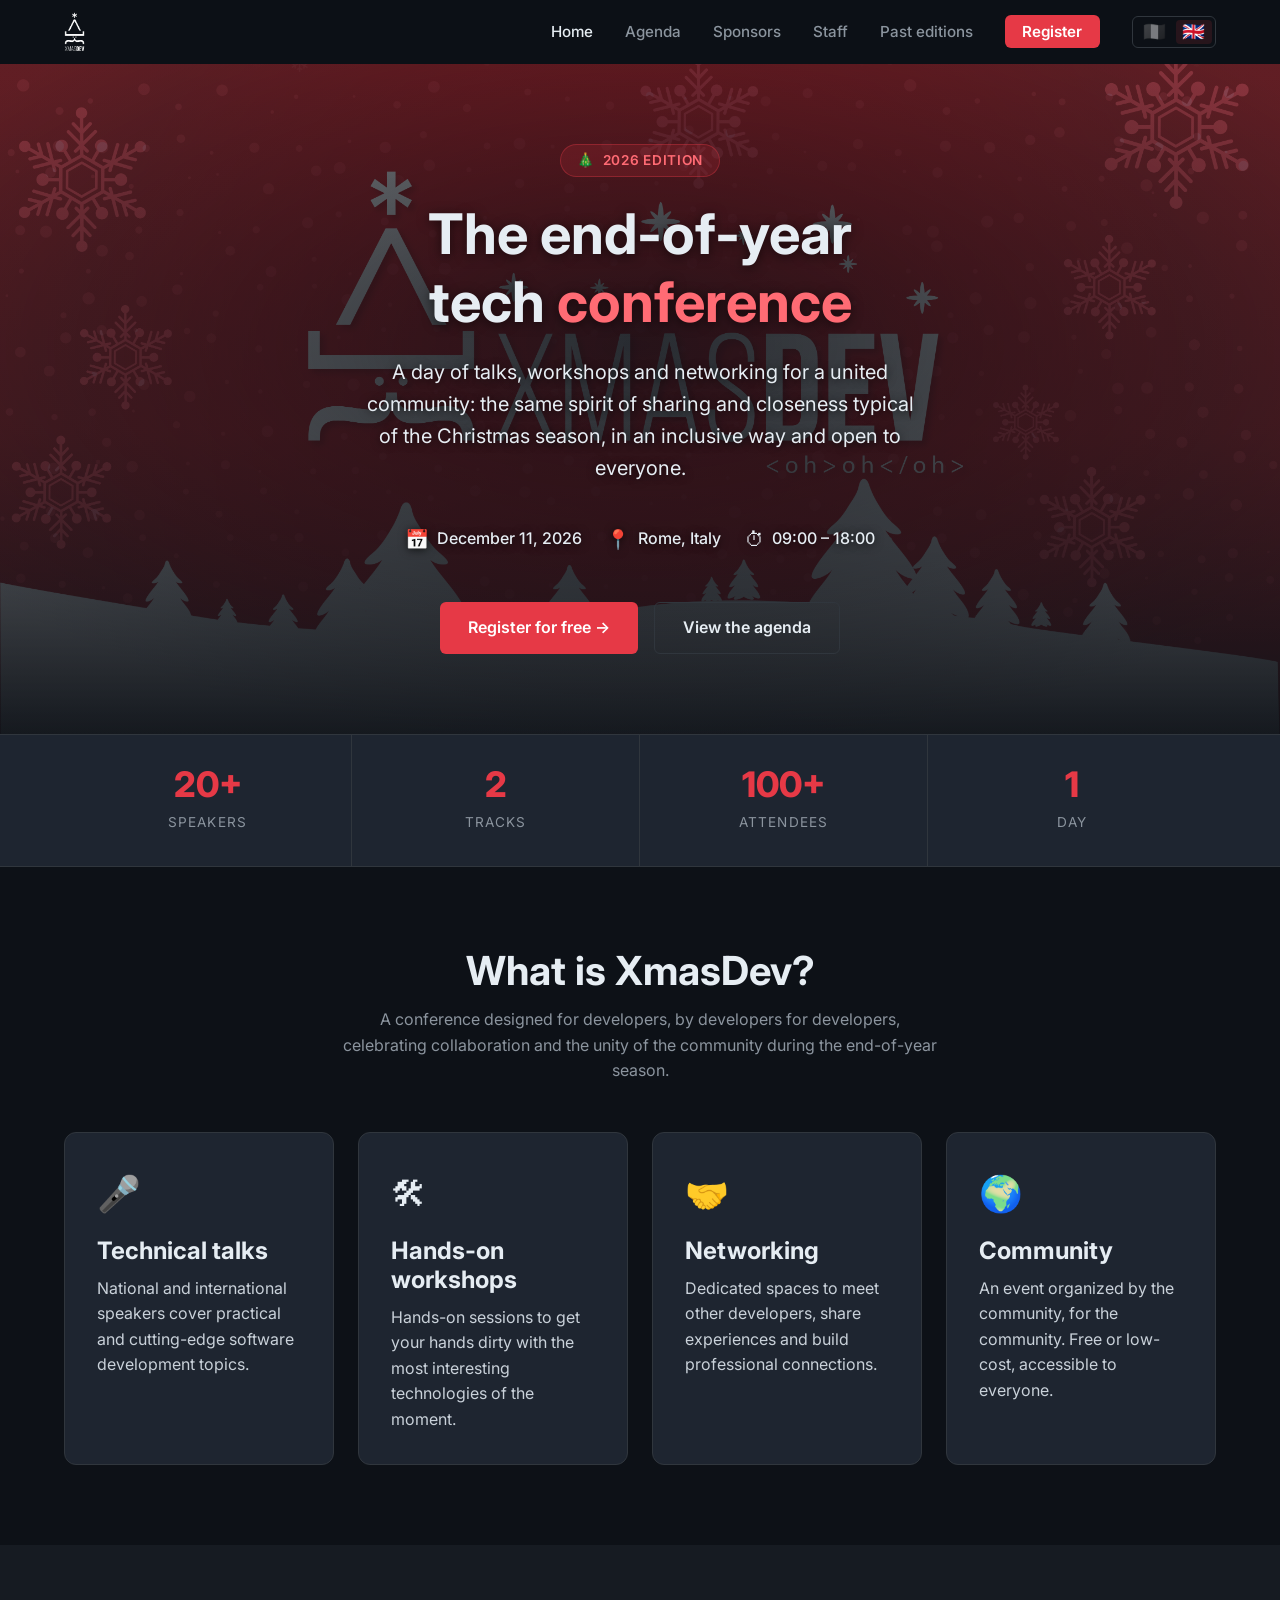
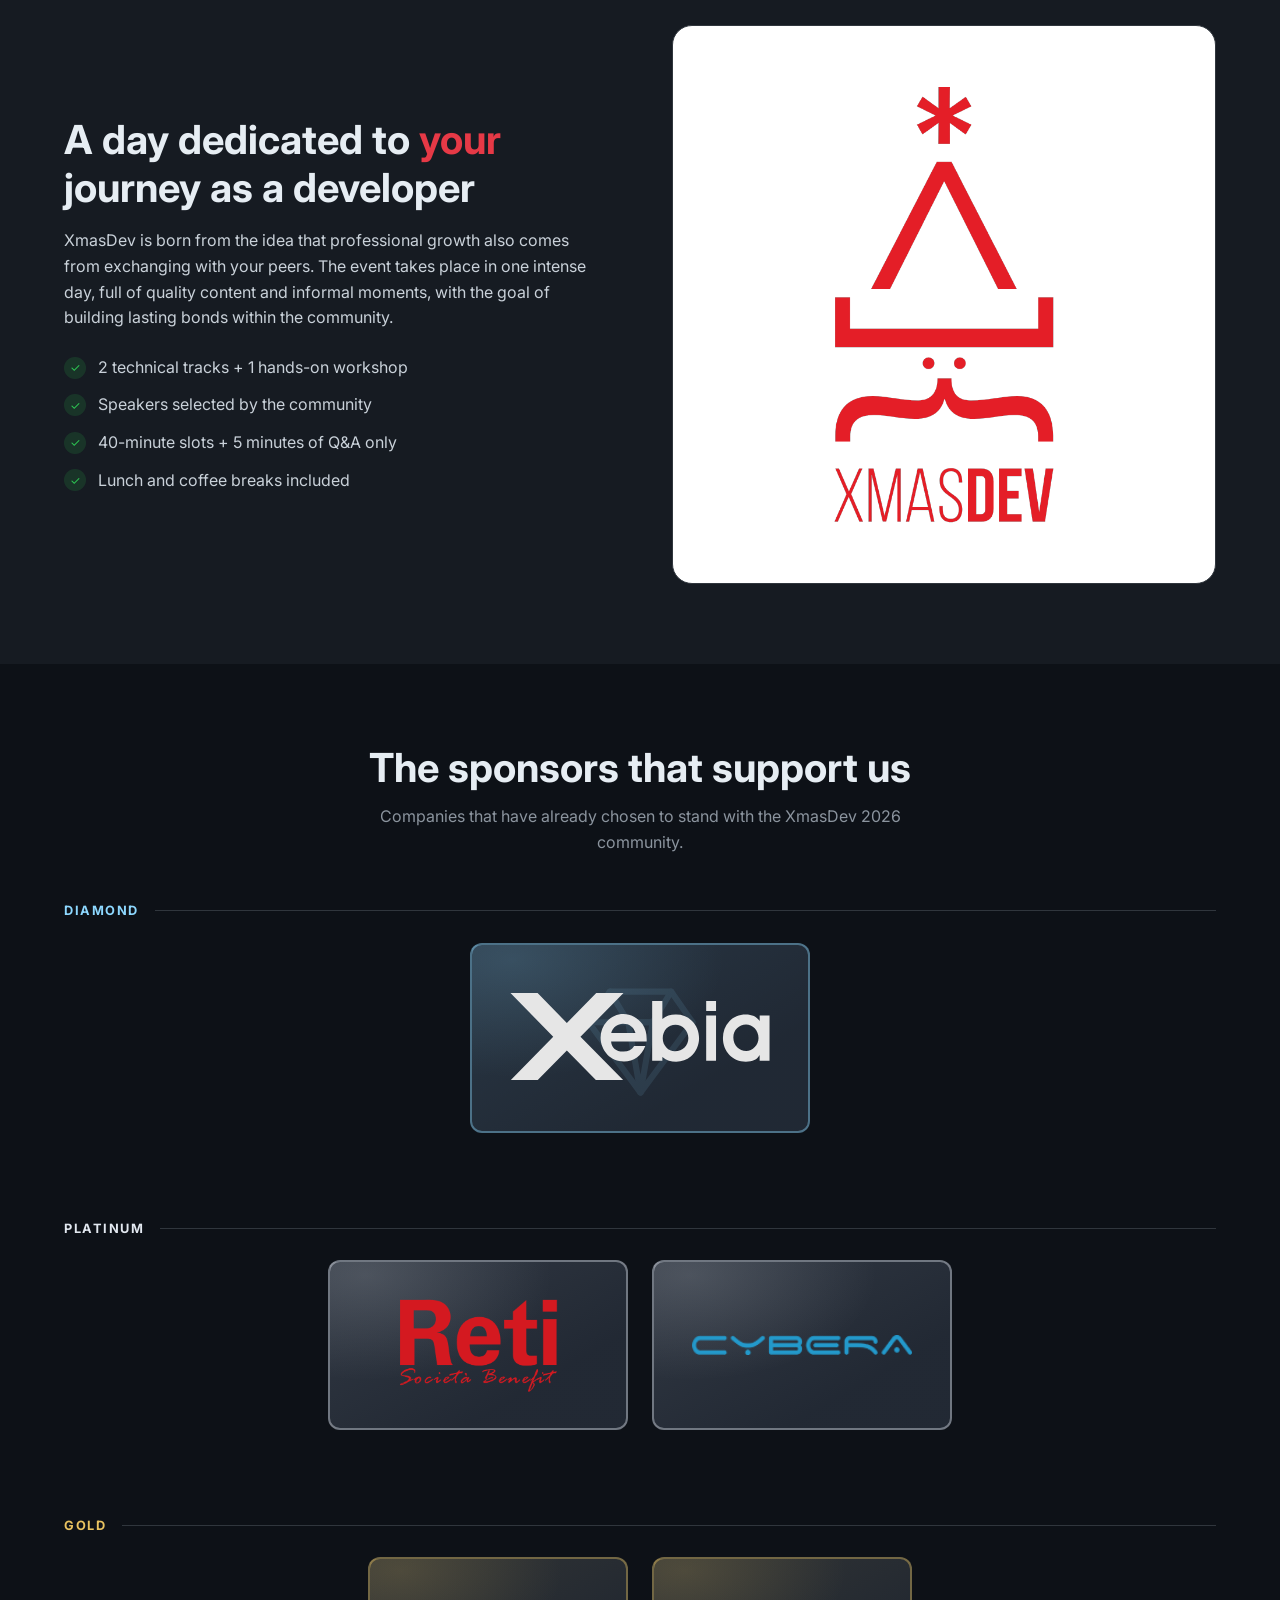
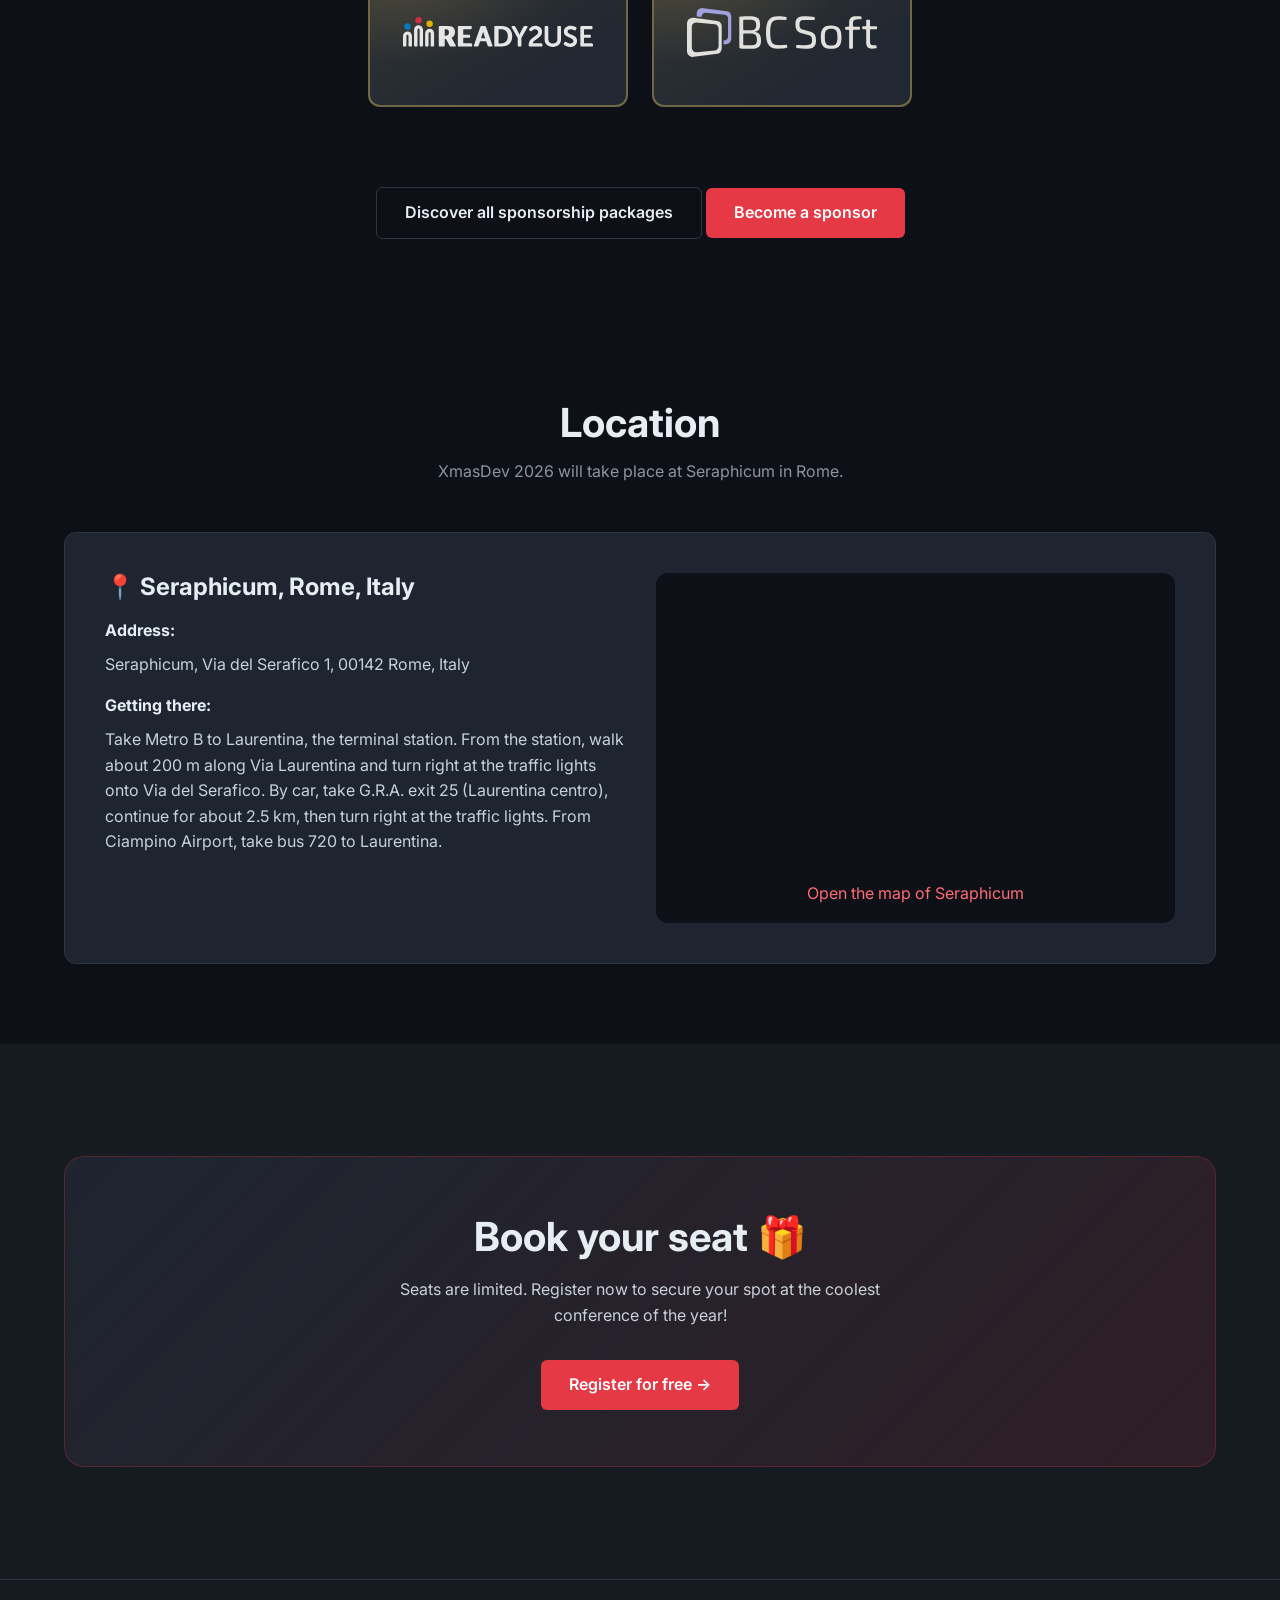
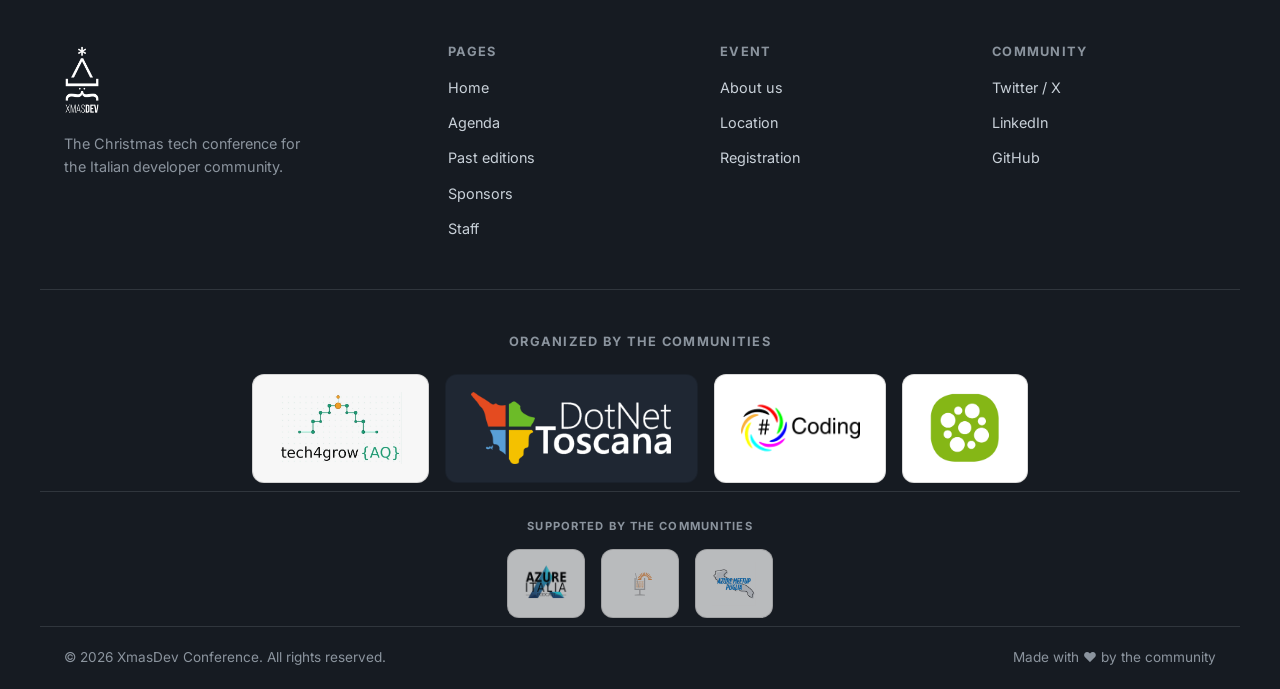
<file: index.html>
<!DOCTYPE html>
<html lang="it">
<head>
  <meta charset="UTF-8" />
  <meta name="viewport" content="width=device-width, initial-scale=1.0" />
  <meta name="description" content="XmasDev 2026 — la conferenza tecnica di fine anno a Roma: 2 track, workshop e community." />
  <meta property="og:title" content="XmasDev Conference" />
  <meta property="og:description" content="XmasDev 2026 a Roma: 2 track + workshop, 100+ partecipanti e spirito community." />
  <meta property="og:type" content="website" />
  <meta property="og:url" content="https://xmasdev.net" />
  <title>XmasDev — Home</title>
  <script src="js/i18n.js"></script>
  <link rel="preconnect" href="https://fonts.googleapis.com" />
  <link rel="preconnect" href="https://fonts.gstatic.com" crossorigin />
  <link href="https://fonts.googleapis.com/css2?family=Inter:wght@400;500;600;700;800&family=JetBrains+Mono:wght@400;500&display=swap" rel="stylesheet" />
  <link rel="stylesheet" href="css/style.css" />
  <link rel="icon" href="assets/favicon.ico" sizes="any" />
  <link rel="icon" type="image/png" href="assets/favicon.png" />
  <link rel="apple-touch-icon" href="assets/apple-touch-icon.png" />
</head>
<body data-page-title-key="meta.homeTitle">

  <a class="skip-link" href="#main-content" data-i18n="skip">Salta al contenuto principale</a>

  <!-- ========== NAVBAR ========== -->
  <nav class="navbar" data-i18n-attr="aria-label:nav.aria" aria-label="Navigazione principale">
    <div class="navbar__inner">
      <a href="index.html" class="navbar__logo" aria-label="XmasDev home">
        <img src="assets/logo/logo-xmasdev_white.png" alt="XmasDev" class="navbar__logo-img" />
      </a>

      <ul class="navbar__links" id="navbar-links" role="list">
        <li><a href="index.html" aria-current="page" data-i18n="nav.home">Home</a></li>
        <li><a href="agenda.html" data-i18n="nav.agenda">Agenda</a></li>
        <li><a href="sponsors.html" data-i18n="nav.sponsors">Sponsor</a></li>
        <li><a href="staff.html" data-i18n="nav.staff">Staff</a></li>
        <li><a href="edizioni-precedenti.html" data-i18n="nav.editions">Edizioni precedenti</a></li>
        <li><a href="#tickets" class="navbar__cta" data-i18n="nav.register">Registrati</a></li>
      </ul>

      <button class="navbar__hamburger" id="navbar-hamburger" data-i18n-attr="aria-label:nav.menuToggle" aria-label="Apri o chiudi il menu di navigazione" aria-expanded="false" aria-controls="navbar-links">
        <span></span><span></span><span></span>
      </button>
    </div>
  </nav>

  <main id="main-content" tabindex="-1">

  <!-- ========== HERO ========== -->
  <header class="hero">
    <div class="snowflakes" aria-hidden="true"></div>
    <div class="container" style="position:relative;z-index:1;">
      <div class="hero__eyebrow">
        <span>🎄</span>
        <span data-i18n="hero.eyebrow">Edizione 2026</span>
      </div>

      <h1 data-i18n-html="hero.title">La conferenza tecnica<br>di <span class="highlight">fine anno</span></h1>

      <p class="hero__subtitle" data-i18n="hero.subtitle">
        Una giornata di talk, workshop e networking dedicata a una community unita: lo stesso spirito di condivisione e vicinanza tipico del periodo natalizio, in chiave inclusiva e aperta a tutti.
      </p>

      <div class="hero__meta">
        <div class="hero__meta-item">
          <span class="icon" aria-hidden="true">📅</span>
          <span data-i18n="hero.date">11 Dicembre 2026</span>
        </div>
        <div class="hero__meta-item">
          <span class="icon" aria-hidden="true">📍</span>
          <span data-i18n="hero.place">Roma, Italia</span>
        </div>
        <div class="hero__meta-item">
          <span class="icon" aria-hidden="true">⏱</span>
          <span data-i18n="hero.time">09:00 – 18:00</span>
        </div>
      </div>

      <div class="hero__actions">
        <a
          id="register-hero-cta"
          href="#tickets"
          class="btn btn--primary"
          data-registration-cta="true"
          data-editions-index="data/editions.json"
          data-edition="2026"
          data-registration-message-target="registration-status-hero"
        >
          <span data-i18n="hero.registerNow">Registrati ora</span>
          <span aria-hidden="true">→</span>
        </a>
        <a href="agenda.html" class="btn btn--outline">
          <span data-i18n="hero.viewAgenda">Guarda l'agenda</span>
        </a>
      </div>
      <p id="registration-status-hero" class="registration-status" hidden aria-live="polite"></p>
    </div>
  </header>

  <!-- ========== STATS ========== -->
  <section class="stats" aria-label="Statistiche della conferenza">
    <div class="stats__grid container">
      <div class="stats__item">
        <span class="stats__number">20+</span>
        <span class="stats__label" data-i18n="stats.speakers">Speaker</span>
      </div>
      <div class="stats__item">
        <span class="stats__number">2</span>
        <span class="stats__label" data-i18n="stats.tracks">Track</span>
      </div>
      <div class="stats__item">
        <span class="stats__number">100+</span>
        <span class="stats__label" data-i18n="stats.participants">Partecipanti</span>
      </div>
      <div class="stats__item">
        <span class="stats__number">1</span>
        <span class="stats__label" data-i18n="stats.day">Giornata</span>
      </div>
    </div>
  </section>

  <!-- ========== ABOUT ========== -->
  <section class="section" id="about">
    <div class="container">
      <div class="section__header">
        <h2 data-i18n="about.title">Cos'è XmasDev?</h2>
        <p data-i18n="about.desc">Una conferenza pensata per sviluppatori, by developers for developers, che celebra la collaborazione e l'unione della community nel periodo di fine anno.</p>
      </div>

      <div class="about-grid">
        <div class="about-card">
          <div class="about-card__icon" aria-hidden="true">🎤</div>
          <h3 data-i18n="about.talksTitle">Talk tecnici</h3>
          <p data-i18n="about.talksDesc">Speaker di livello nazionale e internazionale affrontano argomenti concreti e di frontiera dello sviluppo software.</p>
        </div>

        <div class="about-card">
          <div class="about-card__icon" aria-hidden="true">🛠</div>
          <h3 data-i18n="about.workshopTitle">Workshop pratici</h3>
          <p data-i18n="about.workshopDesc">Sessioni hands-on per sporcarsi le mani con le tecnologie più interessanti del momento.</p>
        </div>

        <div class="about-card">
          <div class="about-card__icon" aria-hidden="true">🤝</div>
          <h3 data-i18n="about.networkingTitle">Networking</h3>
          <p data-i18n="about.networkingDesc">Spazi dedicati per incontrare altri sviluppatori, condividere esperienze e costruire connessioni professionali.</p>
        </div>

        <div class="about-card">
          <div class="about-card__icon" aria-hidden="true">🌍</div>
          <h3 data-i18n="about.communityTitle">Community</h3>
          <p data-i18n="about.communityDesc">Un evento organizzato dalla community, per la community. Gratuito o a costo contenuto, accessibile a tutti.</p>
        </div>
      </div>
    </div>
  </section>

  <!-- ========== EVENT DETAILS ========== -->
  <section class="section section--alt" id="event">
    <div class="container">
      <div class="feature">
        <div class="feature__content">
          <h2 data-i18n-html="event.title">Un giorno dedicato al <span style="color:var(--color-primary)">tuo</span> percorso da sviluppatore</h2>
          <p data-i18n="event.desc">XmasDev nasce dall'idea che la crescita professionale passa anche dallo scambio con i propri pari. L'evento si svolge in una giornata intensa, ricca di contenuti e momenti di confronto.</p>
          <ul class="feature__list">
            <li data-i18n="event.li1">2 track tecniche + 1 workshop pratico</li>
            <li data-i18n="event.li2">Speaker selezionati dalla community</li>
            <li data-i18n="event.li3">Solo slot da 40 minuti + 5 minuti di domande</li>
            <li data-i18n="event.li4">Pranzo e coffee break inclusi</li>
          </ul>
        </div>
        <div class="feature__visual" aria-hidden="true">
          <img src="assets/logo/logo-xmasdev.png" alt="" class="feature__visual-img" />
        </div>
      </div>
    </div>
  </section>

  <!-- ========== CURRENT SPONSORS ========== -->
  <section
    class="section"
    id="home-sponsors"
    data-editions-index="data/editions.json"
    data-edition="2026"
    hidden
  >
    <div class="container">
      <div class="section__header">
        <h2 id="home-sponsors-title">Gli sponsor che ci supportano</h2>
        <p id="home-sponsors-description">Aziende che hanno già scelto di essere al fianco della community XmasDev 2026.</p>
      </div>

      <div id="home-sponsors-container" aria-live="polite" aria-label="Sponsor attuali in home page"></div>

      <div class="text-center mt-3">
        <a id="home-sponsors-cta" href="sponsors.html" class="btn btn--outline">Scopri tutti i pacchetti sponsor</a>
        <a href="mailto:info@xmasdev.net?subject=Candidatura%20sponsor" class="btn btn--primary" data-i18n="homeSponsors.becomeSponsor">Diventa sponsor</a>
      </div>
    </div>
  </section>

  <!-- ========== CFP ========== -->
  <section
    class="section"
    id="cfp"
    hidden
    data-cfp-config="data/editions.json"
    data-edition="2026"
  >
    <div class="container">
      <div class="cta-banner cfp-banner">
        <h2 id="cfp-title">Call for Papers aperta</h2>
        <p data-i18n="cfp.body">
          Condividi la tua esperienza con la community: stiamo cercando talk che ispirino confronto,
          collaborazione e unione tra professionisti con background diversi.
        </p>
        <p class="cfp-banner__deadline"><strong data-i18n="cfp.deadlineLabel">Chiusura CFP:</strong> <span id="cfp-deadline"></span></p>
        <a id="cfp-link" href="#" class="btn btn--primary" target="_blank" rel="noopener noreferrer" data-i18n="cfp.submit">
          Invia la tua proposta →
        </a>
      </div>
    </div>
  </section>

  <!-- ========== LOCATION ========== -->
  <section class="section" id="location" data-editions-index="data/editions.json" data-edition="2026">
    <div class="container">
      <div class="section__header">
        <h2 id="location-title">Location</h2>
        <p id="location-description">L'evento si terrà a Roma in una sede ancora TBD.</p>
      </div>

      <div class="location-card">
        <div>
          <h3 id="location-city" style="margin-bottom:1rem;">📍 Roma, Italia</h3>
          <p style="margin-bottom:0.5rem;"><strong id="location-address-label" style="color:var(--color-text);">Indirizzo:</strong></p>
          <p id="location-address" style="margin-bottom:1rem;">Da definire — la sede verrà comunicata nelle prossime settimane.</p>
          <p style="margin-bottom:0.5rem;"><strong id="location-transport-label" style="color:var(--color-text);">Come arrivare:</strong></p>
          <p id="location-transport">Raggiungibile con Metro A, B e C. Ampia disponibilità di mezzi di superficie nelle vicinanze.</p>
        </div>
        <div id="location-map-container" style="background:var(--color-bg);border-radius:var(--radius-md);padding:1rem;min-height:280px;display:flex;align-items:center;justify-content:center;flex-direction:column;gap:0.75rem;">
          <iframe
            id="location-map-embed"
            title="Mappa location"
            loading="lazy"
            referrerpolicy="no-referrer-when-downgrade"
            style="width:100%;height:280px;border:0;border-radius:8px;display:none;"
          ></iframe>
          <div id="location-map-fallback" style="text-align:center;line-height:1;display:block;">
            <div aria-hidden="true" style="font-size:4rem;">🗺</div>
            <p id="location-map-fallback-text" style="margin:0.75rem 0 0;">Mappa non disponibile. Consulta l'indirizzo della sede.</p>
          </div>
          <a id="location-map-link" href="#" target="_blank" rel="noopener noreferrer" style="display:none;">Apri la mappa</a>
        </div>
      </div>
    </div>
  </section>

  <!-- ========== CTA / TICKETS ========== -->
  <section class="section section--alt" id="tickets">
    <div class="container">
      <div class="cta-banner">
        <h2 id="tickets-title">Prenota il tuo posto 🎁</h2>
        <p id="tickets-description">I posti sono limitati. Registrati ora per assicurarti un posto alla conferenza più cool dell'anno!</p>
        <a
          id="register-tickets-cta"
          href="#"
          class="btn btn--primary"
          aria-label="Registrati a XmasDev 2026"
          data-registration-cta="true"
          data-editions-index="data/editions.json"
          data-edition="2026"
          data-registration-message-target="registration-status-tickets"
        >
          Registrati gratuitamente →
        </a>
        <p id="registration-status-tickets" class="registration-status" hidden aria-live="polite"></p>
        <div id="eventbrite-checkout" class="eventbrite-checkout" hidden></div>
      </div>
    </div>
  </section>

  </main>

  <!-- ========== FOOTER ========== -->
  <footer class="footer" role="contentinfo">
    <div class="footer__inner">
      <div class="footer__brand">
        <a href="index.html" class="navbar__logo" aria-label="XmasDev home">
          <img src="assets/logo/logo-xmasdev_white.png" alt="XmasDev" class="navbar__logo-img" />
        </a>
        <p data-i18n="footer.brandDesc">La conferenza tecnica natalizia per la community degli sviluppatori italiani.</p>
      </div>

      <div class="footer__col">
        <h4 data-i18n="footer.pages">Pagine</h4>
        <ul>
          <li><a href="index.html" data-i18n="nav.home">Home</a></li>
          <li><a href="agenda.html" data-i18n="nav.agenda">Agenda</a></li>
          <li><a href="edizioni-precedenti.html" data-i18n="nav.editions">Edizioni precedenti</a></li>
          <li><a href="sponsors.html" data-i18n="nav.sponsors">Sponsor</a></li>
          <li><a href="staff.html" data-i18n="nav.staff">Staff</a></li>
        </ul>
      </div>

      <div class="footer__col">
        <h4 data-i18n="footer.event">Evento</h4>
        <ul>
          <li><a href="#about" data-i18n="footer.about">Chi siamo</a></li>
          <li><a href="#location" data-i18n="footer.location">Location</a></li>
          <li><a href="#tickets" data-i18n="footer.registration">Registrazione</a></li>
        </ul>
      </div>

      <div class="footer__col">
        <h4 data-i18n="footer.community">Community</h4>
        <ul>
          <li><a href="https://twitter.com/xmasdevconf" target="_blank" rel="noopener noreferrer">Twitter / X</a></li>
          <li><a href="https://linkedin.com/company/xmasdev" target="_blank" rel="noopener noreferrer">LinkedIn</a></li>
          <li><a href="https://github.com/xmasdev-conf" target="_blank" rel="noopener noreferrer">GitHub</a></li>
        </ul>
      </div>
    </div>

    <div class="footer__bottom">
      <p data-i18n="footer.rights">© 2026 XmasDev Conference. Tutti i diritti riservati.</p>
      <p data-i18n="footer.madeWith">Made with ❤️ by the community</p>
    </div>
  </footer>

  <script src="js/main.js"></script>
</body>
</html>
</file>
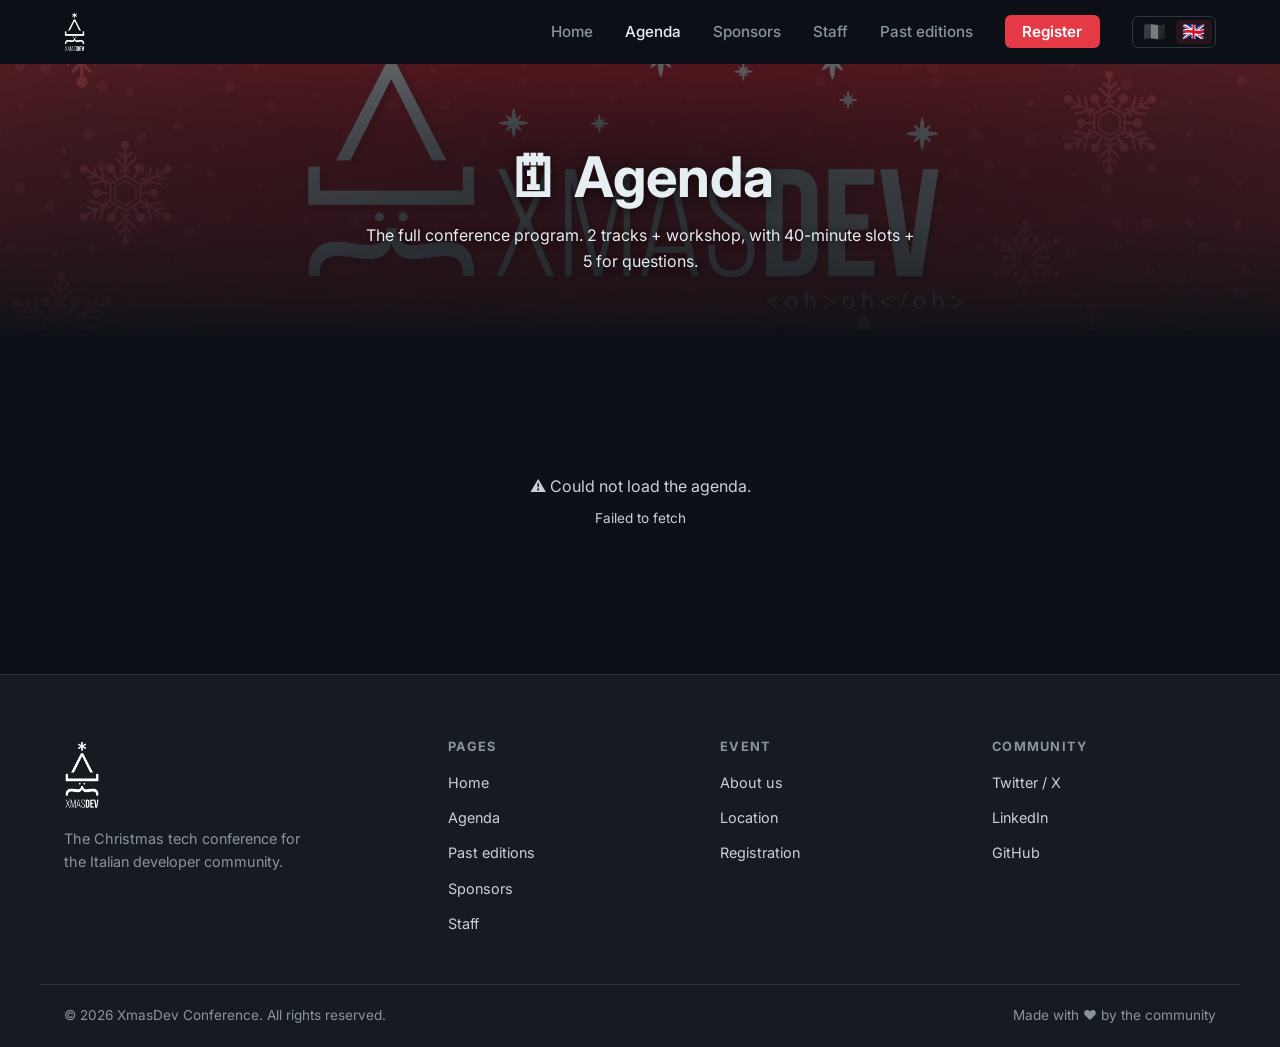
<file: agenda.html>
<!DOCTYPE html>
<html lang="it">
<head>
  <meta charset="UTF-8" />
  <meta name="viewport" content="width=device-width, initial-scale=1.0" />
  <meta name="description" content="XmasDev — Agenda della conferenza. Sessioni, track e orari." />
  <meta property="og:title" content="XmasDev — Agenda" />
  <meta property="og:description" content="Scopri il programma completo di XmasDev 2026." />
  <meta property="og:type" content="website" />
  <meta property="og:url" content="https://xmasdev.net/agenda.html" />
  <title>XmasDev — Agenda</title>
  <script src="js/i18n.js"></script>
  <link rel="preconnect" href="https://fonts.googleapis.com" />
  <link rel="preconnect" href="https://fonts.gstatic.com" crossorigin />
  <link href="https://fonts.googleapis.com/css2?family=Inter:wght@400;500;600;700;800&family=JetBrains+Mono:wght@400;500&display=swap" rel="stylesheet" />
  <link rel="stylesheet" href="css/style.css" />
  <link rel="icon" href="assets/favicon.ico" sizes="any" />
  <link rel="icon" type="image/png" href="assets/favicon.png" />
  <link rel="apple-touch-icon" href="assets/apple-touch-icon.png" />
</head>
<body data-page-title-key="meta.agendaTitle">

  <a class="skip-link" href="#main-content" data-i18n="skip">Salta al contenuto principale</a>

  <!-- ========== NAVBAR ========== -->
  <nav class="navbar" data-i18n-attr="aria-label:nav.aria" aria-label="Navigazione principale">
    <div class="navbar__inner">
      <a href="index.html" class="navbar__logo" aria-label="XmasDev home">
        <img src="assets/logo/logo-xmasdev_white.png" alt="XmasDev" class="navbar__logo-img" />
      </a>

      <ul class="navbar__links" id="navbar-links" role="list">
        <li><a href="index.html" data-i18n="nav.home">Home</a></li>
        <li><a href="agenda.html" aria-current="page" data-i18n="nav.agenda">Agenda</a></li>
        <li><a href="sponsors.html" data-i18n="nav.sponsors">Sponsor</a></li>
        <li><a href="staff.html" data-i18n="nav.staff">Staff</a></li>
        <li><a href="edizioni-precedenti.html" data-i18n="nav.editions">Edizioni precedenti</a></li>
        <li><a href="index.html#tickets" class="navbar__cta" data-i18n="nav.register">Registrati</a></li>
      </ul>

      <button class="navbar__hamburger" id="navbar-hamburger" data-i18n-attr="aria-label:nav.menuToggle" aria-label="Apri o chiudi il menu di navigazione" aria-expanded="false" aria-controls="navbar-links">
        <span></span><span></span><span></span>
      </button>
    </div>
  </nav>

  <!-- ========== PAGE HERO ========== -->
  <header class="page-hero">
    <div class="container">
      <h1 data-i18n="agendaPage.title">🗓 Agenda</h1>
      <p id="agenda-subtitle" data-i18n="agendaPage.subtitle">Il programma completo della conferenza. 2 track + workshop, con slot da 40 minuti + 5 di domande.</p>
    </div>
  </header>

  <!-- ========== AGENDA ========== -->
  <main id="main-content" tabindex="-1">
    <section class="section" aria-label="Programma della conferenza">
      <div class="container">

        <!-- Dynamic agenda content injected here -->
        <div id="agenda-container" data-agenda-config="data/editions.json" data-edition="2026" aria-live="polite" aria-label="Contenuto dell'agenda">
          <!-- Rendered by agenda.js -->
        </div>

      </div>
    </section>
  </main>

  <!-- ========== FOOTER ========== -->
  <footer class="footer" role="contentinfo">
    <div class="footer__inner">
      <div class="footer__brand">
        <a href="index.html" class="navbar__logo" aria-label="XmasDev home">
          <img src="assets/logo/logo-xmasdev_white.png" alt="XmasDev" class="navbar__logo-img" />
        </a>
        <p data-i18n="footer.brandDesc">La conferenza tecnica natalizia per la community degli sviluppatori italiani.</p>
      </div>

      <div class="footer__col">
        <h4 data-i18n="footer.pages">Pagine</h4>
        <ul>
          <li><a href="index.html" data-i18n="nav.home">Home</a></li>
          <li><a href="agenda.html" data-i18n="nav.agenda">Agenda</a></li>
          <li><a href="edizioni-precedenti.html" data-i18n="nav.editions">Edizioni precedenti</a></li>
          <li><a href="sponsors.html" data-i18n="nav.sponsors">Sponsor</a></li>
          <li><a href="staff.html" data-i18n="nav.staff">Staff</a></li>
        </ul>
      </div>

      <div class="footer__col">
        <h4 data-i18n="footer.event">Evento</h4>
        <ul>
          <li><a href="index.html#about" data-i18n="footer.about">Chi siamo</a></li>
          <li><a href="index.html#location" data-i18n="footer.location">Location</a></li>
          <li><a href="index.html#tickets" data-i18n="footer.registration">Registrazione</a></li>
        </ul>
      </div>

      <div class="footer__col">
        <h4 data-i18n="footer.community">Community</h4>
        <ul>
          <li><a href="https://twitter.com/xmasdevconf" target="_blank" rel="noopener noreferrer">Twitter / X</a></li>
          <li><a href="https://linkedin.com/company/xmasdev" target="_blank" rel="noopener noreferrer">LinkedIn</a></li>
          <li><a href="https://github.com/xmasdev-conf" target="_blank" rel="noopener noreferrer">GitHub</a></li>
        </ul>
      </div>
    </div>

    <div class="footer__bottom">
      <p data-i18n="footer.rights">© 2026 XmasDev Conference. Tutti i diritti riservati.</p>
      <p data-i18n="footer.madeWith">Made with ❤️ by the community</p>
    </div>
  </footer>

  <script src="js/main.js"></script>
  <script src="js/agenda.js"></script>
</body>
</html>
</file>
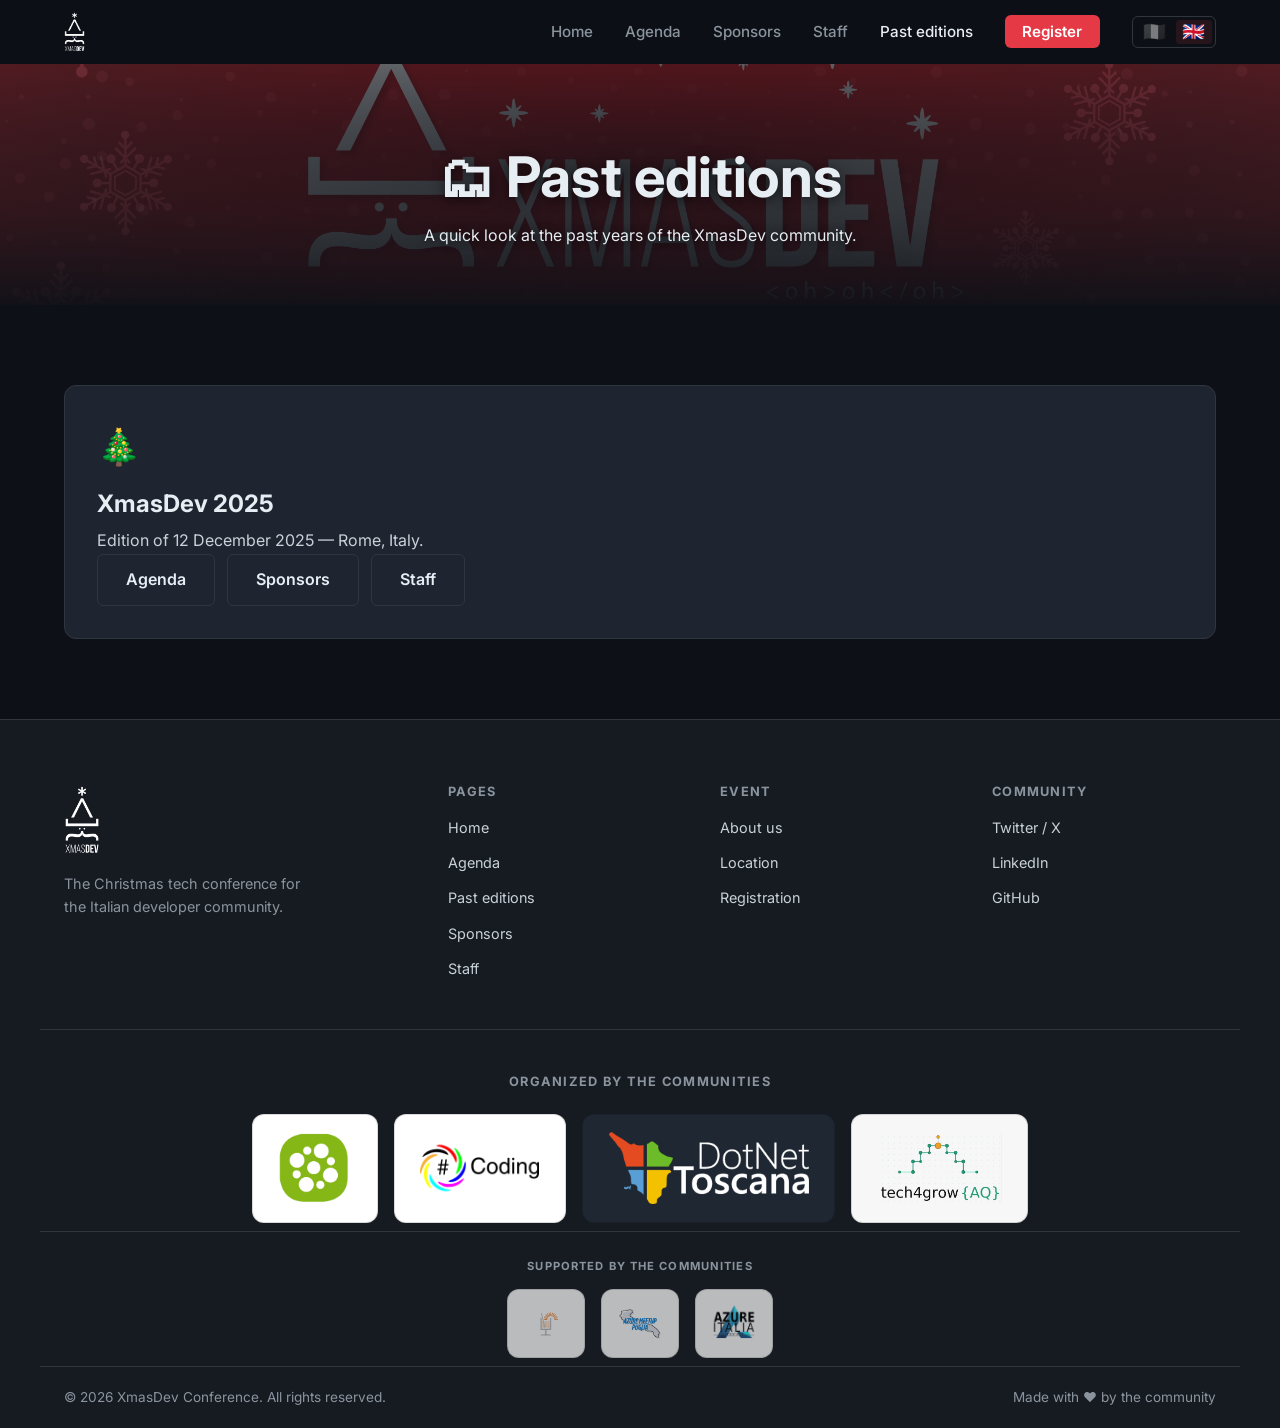
<file: edizioni-precedenti.html>
<!DOCTYPE html>
<html lang="it">
<head>
  <meta charset="UTF-8" />
  <meta name="viewport" content="width=device-width, initial-scale=1.0" />
  <meta name="description" content="XmasDev — archivio delle edizioni precedenti della conferenza." />
  <meta property="og:title" content="XmasDev — Edizioni precedenti" />
  <meta property="og:description" content="Rivivi le edizioni passate di XmasDev." />
  <meta property="og:type" content="website" />
  <meta property="og:url" content="https://xmasdev.net/edizioni-precedenti.html" />
  <title>XmasDev — Edizioni precedenti</title>
  <script src="js/i18n.js"></script>
  <link rel="preconnect" href="https://fonts.googleapis.com" />
  <link rel="preconnect" href="https://fonts.gstatic.com" crossorigin />
  <link href="https://fonts.googleapis.com/css2?family=Inter:wght@400;500;600;700;800&family=JetBrains+Mono:wght@400;500&display=swap" rel="stylesheet" />
  <link rel="stylesheet" href="css/style.css" />
  <link rel="icon" href="assets/favicon.ico" sizes="any" />
  <link rel="icon" type="image/png" href="assets/favicon.png" />
  <link rel="apple-touch-icon" href="assets/apple-touch-icon.png" />
</head>
<body data-page-title-key="meta.editionsTitle">

  <a class="skip-link" href="#main-content" data-i18n="skip">Salta al contenuto principale</a>

  <nav class="navbar" data-i18n-attr="aria-label:nav.aria" aria-label="Navigazione principale">
    <div class="navbar__inner">
      <a href="index.html" class="navbar__logo" aria-label="XmasDev home">
        <img src="assets/logo/logo-xmasdev_white.png" alt="XmasDev" class="navbar__logo-img" />
      </a>

      <ul class="navbar__links" id="navbar-links" role="list">
        <li><a href="index.html" data-i18n="nav.home">Home</a></li>
        <li><a href="agenda.html" data-i18n="nav.agenda">Agenda</a></li>
        <li><a href="sponsors.html" data-i18n="nav.sponsors">Sponsor</a></li>
        <li><a href="staff.html" data-i18n="nav.staff">Staff</a></li>
        <li><a href="edizioni-precedenti.html" aria-current="page" data-i18n="nav.editions">Edizioni precedenti</a></li>
        <li><a href="index.html#tickets" class="navbar__cta" data-i18n="nav.register">Registrati</a></li>
      </ul>

      <button class="navbar__hamburger" id="navbar-hamburger" data-i18n-attr="aria-label:nav.menuToggle" aria-label="Apri o chiudi il menu di navigazione" aria-expanded="false" aria-controls="navbar-links">
        <span></span><span></span><span></span>
      </button>
    </div>
  </nav>

  <header class="page-hero">
    <div class="container">
      <h1 data-i18n="editionsPage.title">🗂 Edizioni precedenti</h1>
      <p data-i18n="editionsPage.subtitle">Uno sguardo rapido agli anni passati della community XmasDev.</p>
    </div>
  </header>

  <main id="main-content" tabindex="-1">
    <section class="section" aria-label="Archivio edizioni">
      <div class="container">
        <div id="editions-archive" class="about-grid" data-editions-index="data/editions.json" aria-live="polite" aria-label="Elenco delle edizioni precedenti">
          <!-- Rendered by editions.js -->
        </div>
      </div>
    </section>
  </main>

  <footer class="footer" role="contentinfo">
    <div class="footer__inner">
      <div class="footer__brand">
        <a href="index.html" class="navbar__logo" aria-label="XmasDev home">
          <img src="assets/logo/logo-xmasdev_white.png" alt="XmasDev" class="navbar__logo-img" />
        </a>
        <p data-i18n="footer.brandDesc">La conferenza tecnica natalizia per la community degli sviluppatori italiani.</p>
      </div>

      <div class="footer__col">
        <h4 data-i18n="footer.pages">Pagine</h4>
        <ul>
          <li><a href="index.html" data-i18n="nav.home">Home</a></li>
          <li><a href="agenda.html" data-i18n="nav.agenda">Agenda</a></li>
          <li><a href="edizioni-precedenti.html" data-i18n="nav.editions">Edizioni precedenti</a></li>
          <li><a href="sponsors.html" data-i18n="nav.sponsors">Sponsor</a></li>
          <li><a href="staff.html" data-i18n="nav.staff">Staff</a></li>
        </ul>
      </div>

      <div class="footer__col">
        <h4 data-i18n="footer.event">Evento</h4>
        <ul>
          <li><a href="index.html#about" data-i18n="footer.about">Chi siamo</a></li>
          <li><a href="index.html#location" data-i18n="footer.location">Location</a></li>
          <li><a href="index.html#tickets" data-i18n="footer.registration">Registrazione</a></li>
        </ul>
      </div>

      <div class="footer__col">
        <h4 data-i18n="footer.community">Community</h4>
        <ul>
          <li><a href="https://twitter.com/xmasdevconf" target="_blank" rel="noopener noreferrer">Twitter / X</a></li>
          <li><a href="https://linkedin.com/company/xmasdev" target="_blank" rel="noopener noreferrer">LinkedIn</a></li>
          <li><a href="https://github.com/xmasdev-conf" target="_blank" rel="noopener noreferrer">GitHub</a></li>
        </ul>
      </div>
    </div>

    <div class="footer__bottom">
      <p data-i18n="footer.rights">© 2026 XmasDev Conference. Tutti i diritti riservati.</p>
      <p data-i18n="footer.madeWith">Made with ❤️ by the community</p>
    </div>
  </footer>

  <script src="js/main.js"></script>
  <script src="js/editions.js"></script>
</body>
</html>
</file>
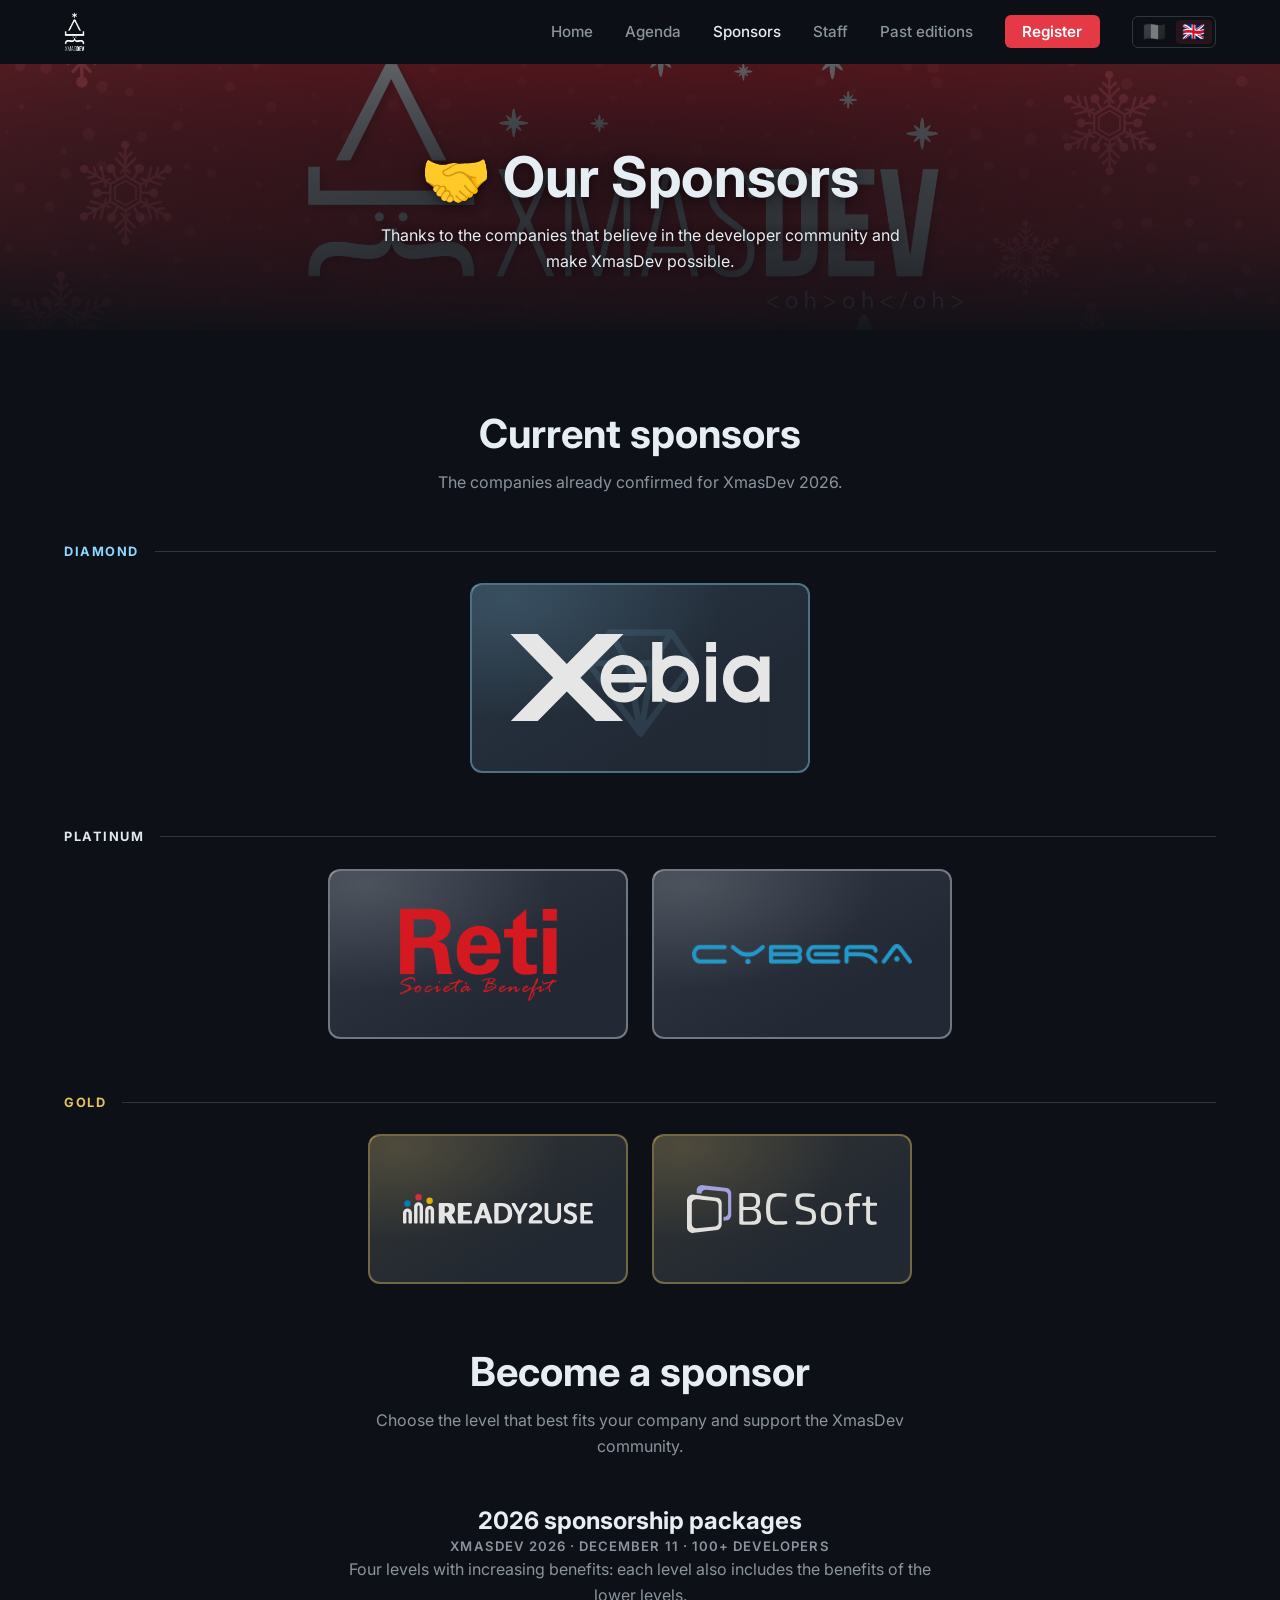
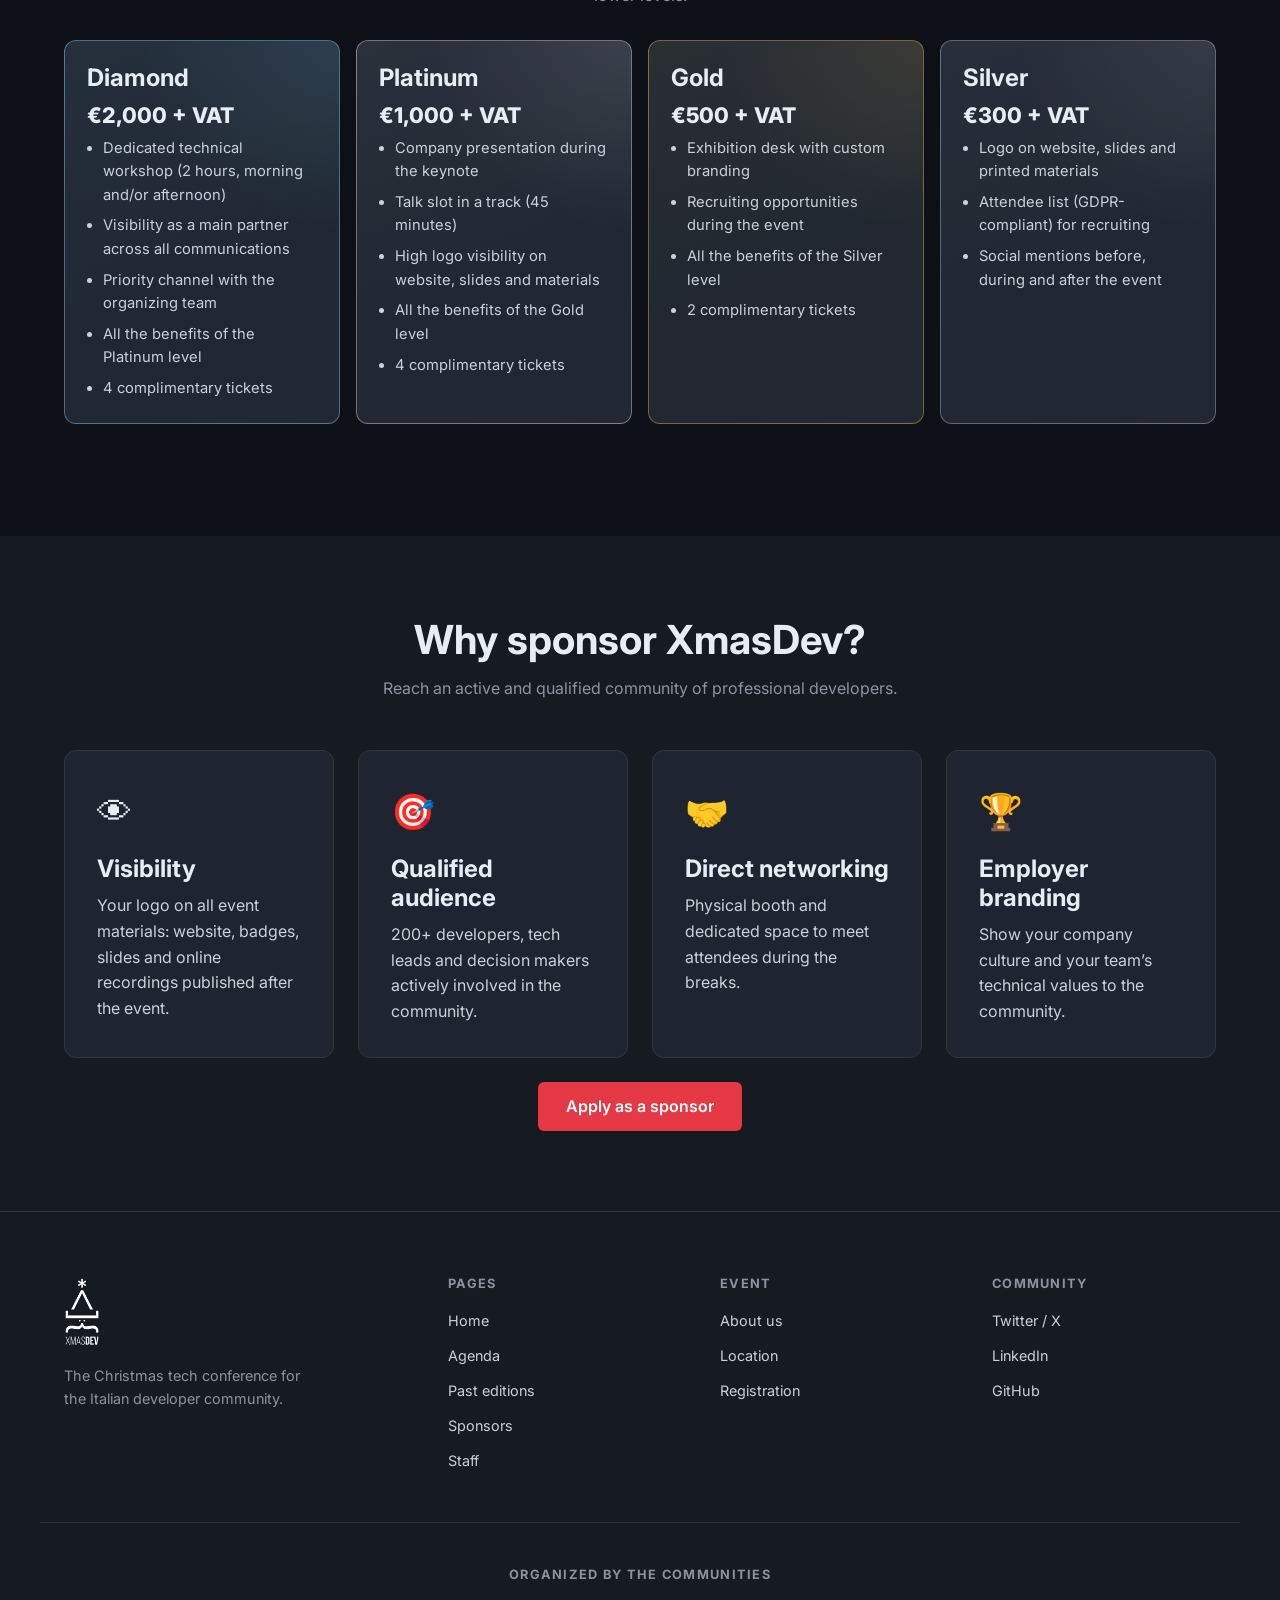
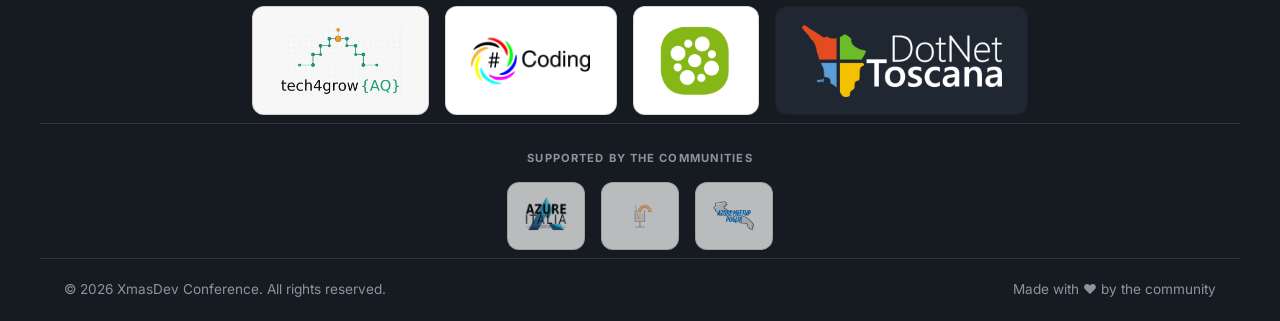
<file: sponsors.html>
<!DOCTYPE html>
<html lang="it">
<head>
  <meta charset="UTF-8" />
  <meta name="viewport" content="width=device-width, initial-scale=1.0" />
  <meta name="description" content="XmasDev — Scopri le aziende che supportano la conferenza." />
  <meta property="og:title" content="XmasDev — Sponsor" />
  <meta property="og:description" content="Le aziende che rendono possibile XmasDev Conference 2026." />
  <meta property="og:type" content="website" />
  <meta property="og:url" content="https://xmasdev.net/sponsors.html" />
  <title>XmasDev — Sponsor</title>
  <script src="js/i18n.js"></script>
  <link rel="preconnect" href="https://fonts.googleapis.com" />
  <link rel="preconnect" href="https://fonts.gstatic.com" crossorigin />
  <link href="https://fonts.googleapis.com/css2?family=Inter:wght@400;500;600;700;800&family=JetBrains+Mono:wght@400;500&display=swap" rel="stylesheet" />
  <link rel="stylesheet" href="css/style.css" />
  <link rel="icon" href="assets/favicon.ico" sizes="any" />
  <link rel="icon" type="image/png" href="assets/favicon.png" />
  <link rel="apple-touch-icon" href="assets/apple-touch-icon.png" />
</head>
<body data-page-title-key="meta.sponsorsTitle">

  <a class="skip-link" href="#main-content" data-i18n="skip">Salta al contenuto principale</a>

  <!-- ========== NAVBAR ========== -->
  <nav class="navbar" data-i18n-attr="aria-label:nav.aria" aria-label="Navigazione principale">
    <div class="navbar__inner">
      <a href="index.html" class="navbar__logo" aria-label="XmasDev home">
        <img src="assets/logo/logo-xmasdev_white.png" alt="XmasDev" class="navbar__logo-img" />
      </a>

      <ul class="navbar__links" id="navbar-links" role="list">
        <li><a href="index.html" data-i18n="nav.home">Home</a></li>
        <li><a href="agenda.html" data-i18n="nav.agenda">Agenda</a></li>
        <li><a href="sponsors.html" aria-current="page" data-i18n="nav.sponsors">Sponsor</a></li>
        <li><a href="staff.html" data-i18n="nav.staff">Staff</a></li>
        <li><a href="edizioni-precedenti.html" data-i18n="nav.editions">Edizioni precedenti</a></li>
        <li><a href="index.html#tickets" class="navbar__cta" data-i18n="nav.register">Registrati</a></li>
      </ul>

      <button class="navbar__hamburger" id="navbar-hamburger" data-i18n-attr="aria-label:nav.menuToggle" aria-label="Apri o chiudi il menu di navigazione" aria-expanded="false" aria-controls="navbar-links">
        <span></span><span></span><span></span>
      </button>
    </div>
  </nav>

  <!-- ========== PAGE HERO ========== -->
  <header class="page-hero">
    <div class="container">
      <h1 data-i18n="sponsorsPage.title">🤝 I nostri Sponsor</h1>
      <p data-i18n="sponsorsPage.subtitle">Grazie alle aziende che credono nella community degli sviluppatori e rendono XmasDev possibile.</p>
    </div>
  </header>

  <!-- ========== SPONSORS ========== -->
  <main id="main-content" tabindex="-1">
    <section class="section" aria-label="Sponsor della conferenza">
      <div class="container">

        <!-- Dynamic sponsors content injected here -->
        <div id="sponsors-container" data-editions-index="data/editions.json" data-edition="2026" aria-live="polite" aria-label="Contenuto sponsor">
          <!-- Rendered by sponsors.js -->
        </div>

      </div>
    </section>

    <!-- Why sponsor section -->
    <section class="section section--alt" aria-label="Perché sponsorizzare XmasDev">
      <div class="container">
        <div class="section__header">
          <h2 data-i18n="sponsorsPage.whyTitle">Perché sponsorizzare XmasDev?</h2>
          <p data-i18n="sponsorsPage.whyDesc">Raggiungi una community attiva e qualificata di sviluppatori professionisti.</p>
        </div>

        <div class="about-grid">
          <div class="about-card">
            <div class="about-card__icon" aria-hidden="true">👁</div>
            <h3 data-i18n="sponsorsPage.visibilityTitle">Visibilità</h3>
            <p data-i18n="sponsorsPage.visibilityDesc">Il tuo logo su tutti i materiali dell'evento: sito, badge, slide e registrazioni online pubblicate dopo l'evento.</p>
          </div>

          <div class="about-card">
            <div class="about-card__icon" aria-hidden="true">🎯</div>
            <h3 data-i18n="sponsorsPage.targetTitle">Target qualificato</h3>
            <p data-i18n="sponsorsPage.targetDesc">200+ sviluppatori, tech lead e decision maker che partecipano attivamente alla community.</p>
          </div>

          <div class="about-card">
            <div class="about-card__icon" aria-hidden="true">🤝</div>
            <h3 data-i18n="sponsorsPage.networkingTitle">Networking diretto</h3>
            <p data-i18n="sponsorsPage.networkingDesc">Booth fisico e spazio dedicato per incontrare i partecipanti durante i break.</p>
          </div>

          <div class="about-card">
            <div class="about-card__icon" aria-hidden="true">🏆</div>
            <h3 data-i18n="sponsorsPage.brandingTitle">Employer branding</h3>
            <p data-i18n="sponsorsPage.brandingDesc">Mostra la cultura aziendale e i valori tecnici del tuo team alla community.</p>
          </div>
        </div>

        <div class="text-center mt-3">
          <a href="mailto:info@xmasdev.net?subject=Candidatura%20sponsor%20XmasDev&body=Ciao%20team%20XmasDev%2C%0A%0Asiamo%20interessati%20a%20diventare%20sponsor.%20Potete%20inviarci%20maggiori%20informazioni%3F%0A%0AAzienda%3A%20%0AReferente%3A%20%0AContatto%3A%20" class="btn btn--primary" data-i18n="sponsorsPage.apply">Candidati come sponsor</a>
        </div>

      </div>
    </section>
  </main>

  <!-- ========== FOOTER ========== -->
  <footer class="footer" role="contentinfo">
    <div class="footer__inner">
      <div class="footer__brand">
        <a href="index.html" class="navbar__logo" aria-label="XmasDev home">
          <img src="assets/logo/logo-xmasdev_white.png" alt="XmasDev" class="navbar__logo-img" />
        </a>
        <p data-i18n="footer.brandDesc">La conferenza tecnica natalizia per la community degli sviluppatori italiani.</p>
      </div>

      <div class="footer__col">
        <h4 data-i18n="footer.pages">Pagine</h4>
        <ul>
          <li><a href="index.html" data-i18n="nav.home">Home</a></li>
          <li><a href="agenda.html" data-i18n="nav.agenda">Agenda</a></li>
          <li><a href="edizioni-precedenti.html" data-i18n="nav.editions">Edizioni precedenti</a></li>
          <li><a href="sponsors.html" data-i18n="nav.sponsors">Sponsor</a></li>
          <li><a href="staff.html" data-i18n="nav.staff">Staff</a></li>
        </ul>
      </div>

      <div class="footer__col">
        <h4 data-i18n="footer.event">Evento</h4>
        <ul>
          <li><a href="index.html#about" data-i18n="footer.about">Chi siamo</a></li>
          <li><a href="index.html#location" data-i18n="footer.location">Location</a></li>
          <li><a href="index.html#tickets" data-i18n="footer.registration">Registrazione</a></li>
        </ul>
      </div>

      <div class="footer__col">
        <h4 data-i18n="footer.community">Community</h4>
        <ul>
          <li><a href="https://twitter.com/xmasdevconf" target="_blank" rel="noopener noreferrer">Twitter / X</a></li>
          <li><a href="https://linkedin.com/company/xmasdev" target="_blank" rel="noopener noreferrer">LinkedIn</a></li>
          <li><a href="https://github.com/xmasdev-conf" target="_blank" rel="noopener noreferrer">GitHub</a></li>
        </ul>
      </div>
    </div>

    <div class="footer__bottom">
      <p data-i18n="footer.rights">© 2026 XmasDev Conference. Tutti i diritti riservati.</p>
      <p data-i18n="footer.madeWith">Made with ❤️ by the community</p>
    </div>
  </footer>

  <script src="js/main.js"></script>
  <script src="js/sponsors.js"></script>
</body>
</html>
</file>
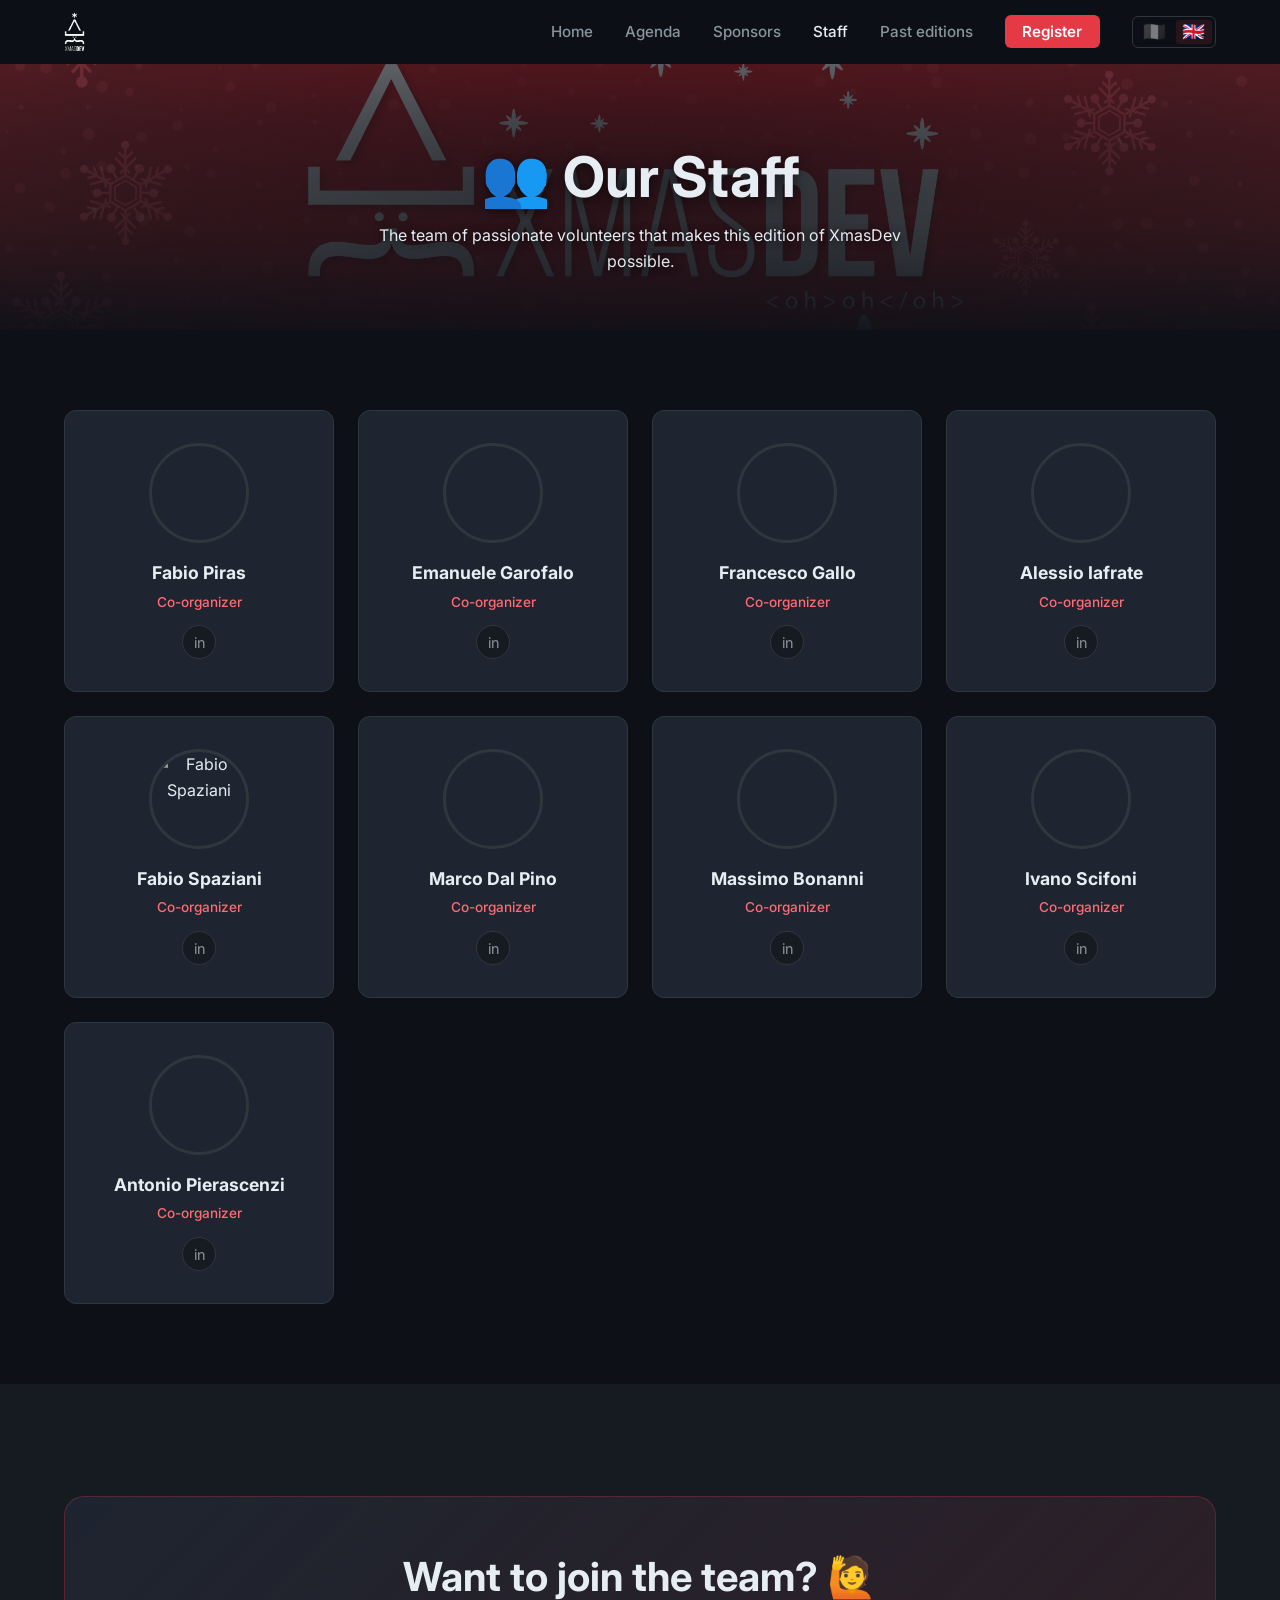
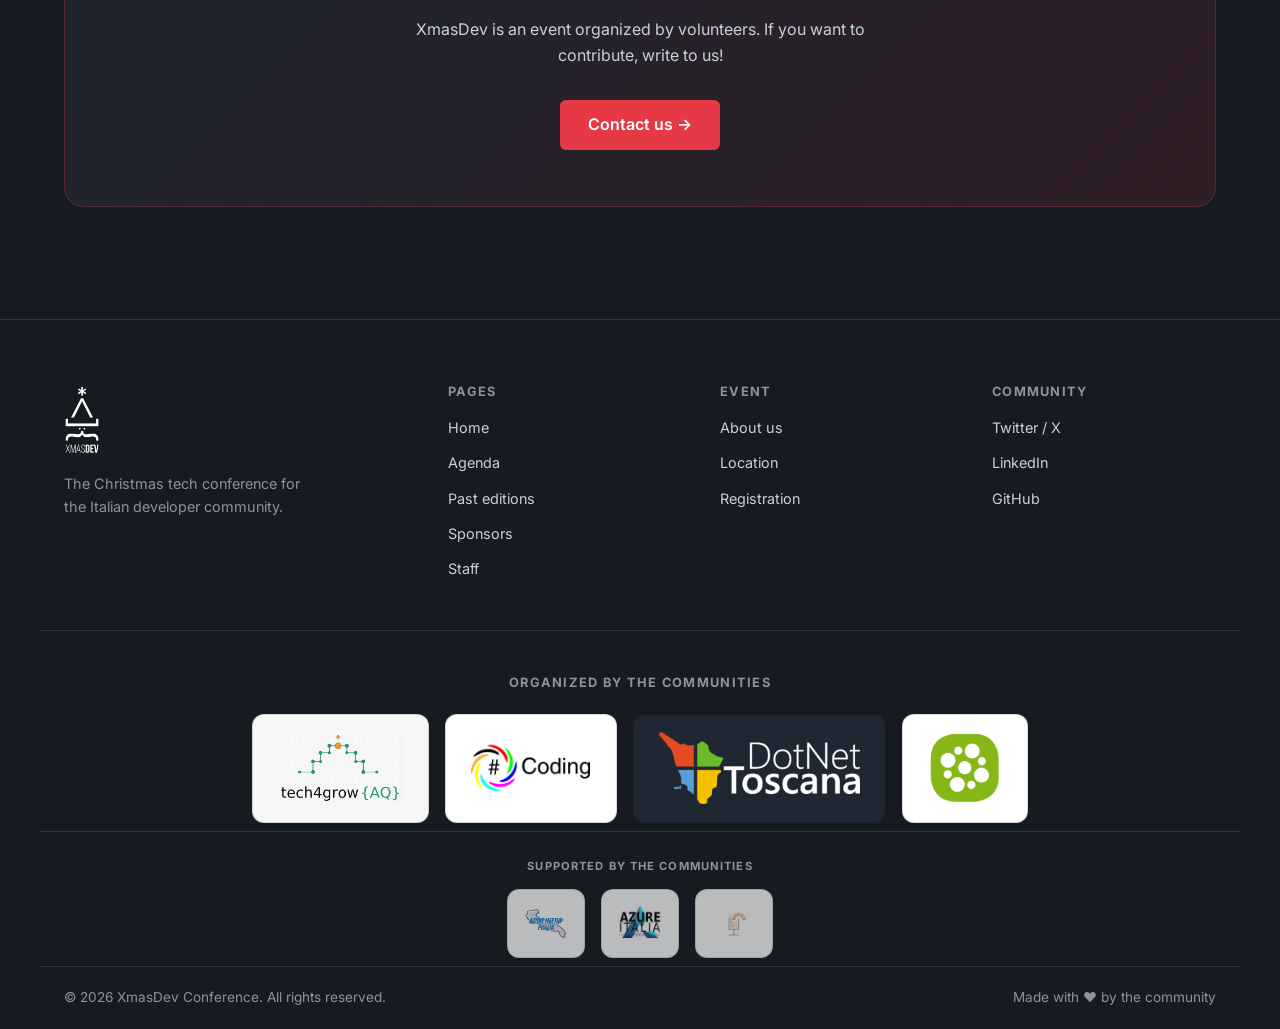
<file: staff.html>
<!DOCTYPE html>
<html lang="it">
<head>
  <meta charset="UTF-8" />
  <meta name="viewport" content="width=device-width, initial-scale=1.0" />
  <meta name="description" content="XmasDev — Conosci il team che organizza la conferenza." />
  <meta property="og:title" content="XmasDev — Staff" />
  <meta property="og:description" content="Il team dietro XmasDev Conference 2026." />
  <meta property="og:type" content="website" />
  <meta property="og:url" content="https://xmasdev.net/staff.html" />
  <title>XmasDev — Staff</title>
  <script src="js/i18n.js"></script>
  <link rel="preconnect" href="https://fonts.googleapis.com" />
  <link rel="preconnect" href="https://fonts.gstatic.com" crossorigin />
  <link href="https://fonts.googleapis.com/css2?family=Inter:wght@400;500;600;700;800&family=JetBrains+Mono:wght@400;500&display=swap" rel="stylesheet" />
  <link rel="stylesheet" href="css/style.css" />
  <link rel="icon" href="assets/favicon.ico" sizes="any" />
  <link rel="icon" type="image/png" href="assets/favicon.png" />
  <link rel="apple-touch-icon" href="assets/apple-touch-icon.png" />
</head>
<body data-page-title-key="meta.staffTitle">

  <a class="skip-link" href="#main-content" data-i18n="skip">Salta al contenuto principale</a>

  <!-- ========== NAVBAR ========== -->
  <nav class="navbar" data-i18n-attr="aria-label:nav.aria" aria-label="Navigazione principale">
    <div class="navbar__inner">
      <a href="index.html" class="navbar__logo" aria-label="XmasDev home">
        <img src="assets/logo/logo-xmasdev_white.png" alt="XmasDev" class="navbar__logo-img" />
      </a>

      <ul class="navbar__links" id="navbar-links" role="list">
        <li><a href="index.html" data-i18n="nav.home">Home</a></li>
        <li><a href="agenda.html" data-i18n="nav.agenda">Agenda</a></li>
        <li><a href="sponsors.html" data-i18n="nav.sponsors">Sponsor</a></li>
        <li><a href="staff.html" aria-current="page" data-i18n="nav.staff">Staff</a></li>
        <li><a href="edizioni-precedenti.html" data-i18n="nav.editions">Edizioni precedenti</a></li>
        <li><a href="index.html#tickets" class="navbar__cta" data-i18n="nav.register">Registrati</a></li>
      </ul>

      <button class="navbar__hamburger" id="navbar-hamburger" data-i18n-attr="aria-label:nav.menuToggle" aria-label="Apri o chiudi il menu di navigazione" aria-expanded="false" aria-controls="navbar-links">
        <span></span><span></span><span></span>
      </button>
    </div>
  </nav>

  <!-- ========== PAGE HERO ========== -->
  <header class="page-hero">
    <div class="container">
      <h1 data-i18n="staffPage.title">👥 Il nostro Staff</h1>
      <p data-i18n="staffPage.subtitle">Il team di volontari appassionati che rende possibile questa edizione di XmasDev.</p>
    </div>
  </header>

  <!-- ========== STAFF ========== -->
  <main id="main-content" tabindex="-1">
    <section class="section" aria-label="Membri dello staff">
      <div class="container">

        <!-- Dynamic staff content injected here -->
        <div id="staff-container" data-editions-index="data/editions.json" data-edition="2026" aria-live="polite" aria-label="Contenuto dello staff">
          <!-- Rendered by staff.js -->
        </div>

      </div>
    </section>

    <!-- Join the team CTA -->
    <section class="section section--alt" aria-label="Join the team">
      <div class="container">
        <div class="cta-banner">
          <h2 data-i18n="staffPage.joinTitle">Vuoi far parte del team? 🙋</h2>
          <p data-i18n="staffPage.joinDesc">XmasDev è un evento organizzato da volontari. Se hai voglia di contribuire, scrivici!</p>
          <a href="mailto:info@xmasdev.net?subject=Voglio%20far%20parte%20del%20team%20XmasDev" class="btn btn--primary" data-i18n-attr="aria-label:staffPage.contact" aria-label="Contact us to join the team" data-i18n="staffPage.contact">
            Contattaci →
          </a>
        </div>
      </div>
    </section>
  </main>

  <!-- ========== FOOTER ========== -->
  <footer class="footer" role="contentinfo">
    <div class="footer__inner">
      <div class="footer__brand">
        <a href="index.html" class="navbar__logo" aria-label="XmasDev home">
          <img src="assets/logo/logo-xmasdev_white.png" alt="XmasDev" class="navbar__logo-img" />
        </a>
        <p data-i18n="footer.brandDesc">La conferenza tecnica natalizia per la community degli sviluppatori italiani.</p>
      </div>

      <div class="footer__col">
        <h4 data-i18n="footer.pages">Pagine</h4>
        <ul>
          <li><a href="index.html" data-i18n="nav.home">Home</a></li>
          <li><a href="agenda.html" data-i18n="nav.agenda">Agenda</a></li>
          <li><a href="edizioni-precedenti.html" data-i18n="nav.editions">Edizioni precedenti</a></li>
          <li><a href="sponsors.html" data-i18n="nav.sponsors">Sponsor</a></li>
          <li><a href="staff.html" data-i18n="nav.staff">Staff</a></li>
        </ul>
      </div>

      <div class="footer__col">
        <h4 data-i18n="footer.event">Evento</h4>
        <ul>
          <li><a href="index.html#about" data-i18n="footer.about">Chi siamo</a></li>
          <li><a href="index.html#location" data-i18n="footer.location">Location</a></li>
          <li><a href="index.html#tickets" data-i18n="footer.registration">Registrazione</a></li>
        </ul>
      </div>

      <div class="footer__col">
        <h4 data-i18n="footer.community">Community</h4>
        <ul>
          <li><a href="https://twitter.com/xmasdevconf" target="_blank" rel="noopener noreferrer">Twitter / X</a></li>
          <li><a href="https://linkedin.com/company/xmasdev" target="_blank" rel="noopener noreferrer">LinkedIn</a></li>
          <li><a href="https://github.com/xmasdev-conf" target="_blank" rel="noopener noreferrer">GitHub</a></li>
        </ul>
      </div>
    </div>

    <div class="footer__bottom">
      <p data-i18n="footer.rights">© 2026 XmasDev Conference. Tutti i diritti riservati.</p>
      <p data-i18n="footer.madeWith">Made with ❤️ by the community</p>
    </div>
  </footer>

  <script src="js/main.js"></script>
  <script src="js/staff.js"></script>
</body>
</html>
</file>
<file: css/style.css>
/* ============================================================
   XmasDev Conference — Main Stylesheet
   ============================================================ */

/* ---- CSS Custom Properties --------------------------------- */
:root {
  --color-bg: #0d1117;
  --color-bg-alt: #161b22;
  --color-surface: #1e2530;
  --color-surface-hover: #252d3a;
  --color-border: #30363d;

  --color-primary: #e63946;
  --color-primary-light: #ff6b74;
  --color-secondary: #2dc653;
  --color-accent: #f4d03f;

  --color-text: #e6edf3;
  --color-text-muted: #8b949e;
  --color-text-light: #c9d1d9;

  --font-sans: 'Inter', system-ui, -apple-system, sans-serif;
  --font-mono: 'JetBrains Mono', 'Fira Code', monospace;

  --radius-sm: 6px;
  --radius-md: 12px;
  --radius-lg: 20px;

  --shadow-sm: 0 1px 3px rgba(0, 0, 0, 0.4);
  --shadow-md: 0 4px 16px rgba(0, 0, 0, 0.5);
  --shadow-lg: 0 8px 32px rgba(0, 0, 0, 0.6);

  --transition: 0.2s ease;
  --max-width: 1200px;
}

/* ---- Reset & Base ------------------------------------------ */
*, *::before, *::after {
  box-sizing: border-box;
  margin: 0;
  padding: 0;
}

html {
  scroll-behavior: smooth;
}

body {
  font-family: var(--font-sans);
  background-color: var(--color-bg);
  color: var(--color-text);
  line-height: 1.6;
  min-height: 100vh;
  display: flex;
  flex-direction: column;
}

img {
  max-width: 100%;
  height: auto;
  display: block;
}

a {
  color: var(--color-primary-light);
  text-decoration: none;
  transition: color var(--transition);
}

a:hover {
  color: var(--color-primary);
}

ul {
  list-style: none;
}

/* ---- Accessibility ----------------------------------------- */
/* Skip link: visibile solo quando riceve il focus da tastiera */
.skip-link {
  position: absolute;
  top: -200px;
  left: 1rem;
  z-index: 2000;
  background: var(--color-primary);
  color: #fff;
  padding: 0.75rem 1.25rem;
  border-radius: var(--radius-sm);
  font-weight: 600;
  box-shadow: var(--shadow-md);
  transition: top var(--transition);
}

.skip-link:focus {
  top: 1rem;
}

/* Focus visibile per la navigazione da tastiera */
a:focus-visible,
button:focus-visible,
input:focus-visible,
select:focus-visible,
textarea:focus-visible,
iframe:focus-visible,
[tabindex]:focus-visible {
  outline: 3px solid var(--color-accent);
  outline-offset: 2px;
  border-radius: 2px;
}

/* Il contenitore principale non mostra outline quando raggiunto dallo skip link */
#main-content:focus {
  outline: none;
}

/* Rispetta la preferenza di movimento ridotto */
@media (prefers-reduced-motion: reduce) {
  html {
    scroll-behavior: auto;
  }

  *,
  *::before,
  *::after {
    animation-duration: 0.01ms !important;
    animation-iteration-count: 1 !important;
    transition-duration: 0.01ms !important;
  }
}

/* ---- Typography -------------------------------------------- */
h1, h2, h3, h4 {
  line-height: 1.2;
  font-weight: 700;
}

h1 { font-size: clamp(2rem, 5vw, 3.5rem); }
h2 { font-size: clamp(1.5rem, 3.5vw, 2.5rem); }
h3 { font-size: clamp(1.1rem, 2.5vw, 1.5rem); }
h4 { font-size: 1.1rem; }

p {
  color: var(--color-text-light);
}

/* ---- Layout helpers --------------------------------------- */
.container {
  max-width: var(--max-width);
  margin: 0 auto;
  padding: 0 1.5rem;
}

.section {
  padding: 5rem 0;
}

.section--alt {
  background-color: var(--color-bg-alt);
}

.section__header {
  text-align: center;
  margin-bottom: 3rem;
}

.section__header h2 {
  margin-bottom: 0.75rem;
}

.section__header p {
  max-width: 600px;
  margin: 0 auto;
  color: var(--color-text-muted);
}

/* ---- Navigation ------------------------------------------- */
.navbar {
  position: sticky;
  top: 0;
  z-index: 100;
  background: rgba(13, 17, 23, 0.9);
  backdrop-filter: blur(12px);
}

.navbar__inner {
  display: flex;
  align-items: center;
  justify-content: space-between;
  height: 64px;
  max-width: var(--max-width);
  margin: 0 auto;
  padding: 0 1.5rem;
}

.navbar__logo {
  display: flex;
  align-items: center;
  gap: 0.5rem;
  font-weight: 800;
  font-size: 1.3rem;
  color: var(--color-text);
  text-decoration: none;
}

.navbar__logo .logo-icon {
  font-size: 1.6rem;
}

.navbar__logo .logo-accent {
  color: var(--color-primary);
}

.navbar__logo-img {
  height: 42px;
  width: auto;
  display: block;
}

.navbar__links {
  display: flex;
  align-items: center;
  gap: 2rem;
}

.navbar__links a {
  color: var(--color-text-muted);
  font-weight: 500;
  font-size: 0.95rem;
  transition: color var(--transition);
}

.navbar__links a:hover,
.navbar__links a.active {
  color: var(--color-text);
}

.navbar__cta {
  background: var(--color-primary);
  color: #fff !important;
  padding: 0.45rem 1.1rem;
  border-radius: var(--radius-sm);
  font-weight: 600 !important;
}

.navbar__cta:hover {
  background: var(--color-primary-light);
  color: #fff !important;
}

/* Language toggle */
.navbar__lang {
  display: flex;
  align-items: center;
}

.navbar__lang-group {
  display: inline-flex;
  align-items: center;
  gap: 0.25rem;
  padding: 0.2rem;
  border: 1px solid var(--color-border);
  border-radius: var(--radius-sm);
}

.navbar__lang-flag {
  background: transparent;
  border: none;
  border-radius: calc(var(--radius-sm) - 2px);
  padding: 0.15rem 0.4rem;
  font-size: 1.15rem;
  line-height: 1;
  cursor: pointer;
  opacity: 0.45;
  filter: grayscale(1);
  transition: opacity var(--transition), filter var(--transition), background var(--transition);
}

.navbar__lang-flag:hover,
.navbar__lang-flag:focus-visible {
  opacity: 0.85;
  filter: grayscale(0);
}

.navbar__lang-flag.is-active {
  opacity: 1;
  filter: grayscale(0);
  background: rgba(230, 57, 70, 0.12);
}

/* Hamburger */
.navbar__hamburger {
  display: none;
  flex-direction: column;
  gap: 5px;
  cursor: pointer;
  background: none;
  border: none;
  padding: 4px;
}

.navbar__hamburger span {
  display: block;
  width: 24px;
  height: 2px;
  background: var(--color-text);
  border-radius: 2px;
  transition: var(--transition);
}

/* ---- Hero -------------------------------------------------- */
.hero {
  position: relative;
  overflow: hidden;
  padding: 5rem 0 5rem;
  text-align: center;
  background-image: url('../assets/xmasdev-hero.png');
  background-size: cover;
  background-position: center 35%;
  background-repeat: no-repeat;
}

.hero::before {
  content: '';
  position: absolute;
  inset: 0;
  background:
    radial-gradient(ellipse 65% 60% at 50% 42%,
              rgba(13, 17, 23, 0.82) 0%,
              rgba(13, 17, 23, 0.35) 100%),
    linear-gradient(180deg,
              rgba(13, 17, 23, 0.2) 0%,
              rgba(13, 17, 23, 0.45) 55%,
              rgba(13, 17, 23, 0.95) 100%);
  pointer-events: none;
}

.hero__eyebrow {
  display: inline-flex;
  align-items: center;
  gap: 0.5rem;
  background: rgba(230, 57, 70, 0.15);
  border: 1px solid rgba(230, 57, 70, 0.35);
  color: var(--color-primary-light);
  padding: 0.3rem 1rem;
  border-radius: 999px;
  font-size: 0.85rem;
  font-weight: 600;
  letter-spacing: 0.05em;
  text-transform: uppercase;
  margin-bottom: 1.5rem;
}

.hero h1 {
  margin-bottom: 1.25rem;
  text-shadow: 0 2px 12px rgba(0, 0, 0, 0.6);
}

.hero h1 .highlight {
  color: var(--color-primary-light);
}

.hero__subtitle {
  font-size: clamp(1rem, 2vw, 1.25rem);
  color: var(--color-text);
  max-width: 560px;
  margin: 0 auto 2.5rem;
  text-shadow: 0 1px 8px rgba(0, 0, 0, 0.7);
}

.hero__meta {
  display: flex;
  flex-wrap: wrap;
  justify-content: center;
  gap: 1.5rem;
  margin-bottom: 3rem;
}

.hero__meta-item {
  display: flex;
  align-items: center;
  gap: 0.5rem;
  color: var(--color-text);
  font-weight: 500;
  text-shadow: 0 1px 8px rgba(0, 0, 0, 0.7);
}

.hero__meta-item .icon {
  font-size: 1.2rem;
}

.hero__actions {
  display: flex;
  flex-wrap: wrap;
  justify-content: center;
  gap: 1rem;
}

/* ---- Buttons ----------------------------------------------- */
.btn {
  display: inline-flex;
  align-items: center;
  gap: 0.5rem;
  padding: 0.75rem 1.75rem;
  border-radius: var(--radius-sm);
  font-weight: 600;
  font-size: 1rem;
  cursor: pointer;
  transition: all var(--transition);
  border: none;
  text-decoration: none;
}

.btn--primary {
  background: var(--color-primary);
  color: #fff;
}

.btn--primary:hover {
  background: var(--color-primary-light);
  color: #fff;
  transform: translateY(-1px);
  box-shadow: 0 4px 16px rgba(230, 57, 70, 0.4);
}

.btn--outline {
  background: transparent;
  color: var(--color-text);
  border: 1px solid var(--color-border);
}

.btn--outline:hover {
  background: var(--color-surface);
  color: var(--color-text);
  border-color: var(--color-text-muted);
}

.btn[aria-disabled='true'] {
  opacity: 0.8;
}

.btn[hidden] { display: none; }

.btn.btn--disabled,
.btn[aria-disabled='true'] {
  pointer-events: none;
  cursor: not-allowed;
}

.registration-status {
  margin-top: 0.85rem;
  color: var(--color-text-muted);
  font-size: 0.92rem;
}

.eventbrite-checkout {
  margin: 2rem auto 0;
  max-width: 900px;
  background: #fff;
  border-radius: var(--radius-md);
  overflow: hidden;
  text-align: left;
}

.eventbrite-checkout[hidden] { display: none; }

/* ---- Stats bar --------------------------------------------- */
.stats {
  background: var(--color-surface);
  border-top: 1px solid var(--color-border);
  border-bottom: 1px solid var(--color-border);
}

.stats__grid {
  display: grid;
  grid-template-columns: repeat(auto-fit, minmax(140px, 1fr));
  text-align: center;
}

.stats__item {
  padding: 2rem 1rem;
  border-right: 1px solid var(--color-border);
}

.stats__item:last-child {
  border-right: none;
}

.stats__number {
  display: block;
  font-size: 2.2rem;
  font-weight: 800;
  color: var(--color-primary);
  line-height: 1;
  margin-bottom: 0.4rem;
}

.stats__label {
  font-size: 0.85rem;
  color: var(--color-text-muted);
  text-transform: uppercase;
  letter-spacing: 0.08em;
}

/* ---- About cards ------------------------------------------- */
.about-grid {
  display: grid;
  grid-template-columns: repeat(auto-fit, minmax(260px, 1fr));
  gap: 1.5rem;
}

.about-card {
  background: var(--color-surface);
  border: 1px solid var(--color-border);
  border-radius: var(--radius-md);
  padding: 2rem;
  transition: border-color var(--transition), transform var(--transition);
}

.about-card:hover {
  border-color: var(--color-primary);
  transform: translateY(-3px);
}

.about-card__icon {
  font-size: 2.2rem;
  margin-bottom: 1rem;
}

.about-card h3 {
  margin-bottom: 0.6rem;
}

/* ---- Feature section --------------------------------------- */
.feature {
  display: grid;
  grid-template-columns: 1fr 1fr;
  gap: 4rem;
  align-items: center;
}

.feature--reverse {
  direction: rtl;
}

.feature--reverse > * {
  direction: ltr;
}

.feature__content h2 {
  margin-bottom: 1rem;
}

.feature__content p {
  margin-bottom: 1.5rem;
}

.feature__list {
  display: flex;
  flex-direction: column;
  gap: 0.75rem;
}

.feature__list li {
  display: flex;
  align-items: center;
  gap: 0.75rem;
  color: var(--color-text-light);
}

.feature__list li::before {
  content: '✓';
  display: inline-flex;
  align-items: center;
  justify-content: center;
  width: 22px;
  height: 22px;
  background: rgba(45, 198, 83, 0.15);
  color: var(--color-secondary);
  border-radius: 50%;
  font-size: 0.75rem;
  flex-shrink: 0;
}

.feature__visual {
  background: #fff;
  border: 1px solid var(--color-border);
  border-radius: var(--radius-lg);
  padding: 2.5rem;
  text-align: center;
  display: flex;
  align-items: center;
  justify-content: center;
}

.feature__visual-img {
  width: 100%;
  max-width: 240px;
  height: auto;
}

/* ---- CTA banner -------------------------------------------- */
.cta-banner {
  background: linear-gradient(135deg, var(--color-surface) 0%, rgba(230, 57, 70, 0.12) 100%);
  border: 1px solid rgba(230, 57, 70, 0.25);
  border-radius: var(--radius-lg);
  padding: 3.5rem 2rem;
  text-align: center;
  margin: 2rem 0;
}

.cta-banner h2 {
  margin-bottom: 1rem;
}

.cta-banner p {
  margin-bottom: 2rem;
  max-width: 500px;
  margin-left: auto;
  margin-right: auto;
}

.cfp-banner__deadline {
  color: var(--color-text);
  margin-bottom: 1.5rem;
}

/* ---- Page hero (inner pages) ------------------------------- */
.page-hero {
  position: relative;
  overflow: hidden;
  background-image: url('../assets/xmasdev-hero.png');
  background-size: cover;
  background-position: center 40%;
  background-repeat: no-repeat;
  padding: 5rem 0 3.5rem;
  text-align: center;
}

.page-hero::before {
  content: '';
  position: absolute;
  inset: 0;
  background:
    radial-gradient(ellipse 70% 85% at 50% 45%,
              rgba(13, 17, 23, 0.78) 0%,
              rgba(13, 17, 23, 0.4) 100%),
    linear-gradient(180deg,
              rgba(13, 17, 23, 0.25) 0%,
              rgba(13, 17, 23, 0.55) 60%,
              rgba(13, 17, 23, 0.95) 100%);
  pointer-events: none;
}

.page-hero > .container {
  position: relative;
  z-index: 1;
}

.page-hero h1 {
  margin-bottom: 0.75rem;
  text-shadow: 0 2px 12px rgba(0, 0, 0, 0.6);
}

.page-hero p {
  color: var(--color-text);
  max-width: 550px;
  margin: 0 auto;
  text-shadow: 0 1px 8px rgba(0, 0, 0, 0.7);
}

/* ---- Agenda ----------------------------------------------- */
.agenda-filter {
  display: flex;
  flex-wrap: wrap;
  gap: 0.75rem;
  justify-content: center;
  margin-bottom: 2.5rem;
}

.filter-btn {
  padding: 0.4rem 1.1rem;
  border-radius: 999px;
  border: 1px solid var(--color-border);
  background: transparent;
  color: var(--color-text-muted);
  font-size: 0.9rem;
  cursor: pointer;
  transition: all var(--transition);
  font-family: var(--font-sans);
}

.filter-btn:hover,
.filter-btn.active {
  background: var(--color-primary);
  border-color: var(--color-primary);
  color: #fff;
}

.agenda-grid {
  display: flex;
  flex-direction: column;
  gap: 1rem;
}

.timeslot {
  display: grid;
  grid-template-columns: 90px 1fr;
  gap: 1rem;
  align-items: start;
}

.timeslot__time {
  padding-top: 1.2rem;
  font-family: var(--font-mono);
  font-size: 0.85rem;
  color: var(--color-text-muted);
  text-align: right;
  white-space: nowrap;
}

.timeslot__sessions {
  display: flex;
  flex-direction: column;
  gap: 0.75rem;
}

.session-card {
  display: flex;
  flex-direction: column;
  background: var(--color-surface);
  border: 1px solid var(--color-border);
  border-left: 3px solid var(--color-primary);
  border-radius: var(--radius-md);
  padding: 1.25rem 1.5rem;
  transition: border-color var(--transition), box-shadow var(--transition);
}

.session-card:hover {
  border-color: var(--color-primary);
  box-shadow: var(--shadow-md);
}

.session-card--break {
  border-left-color: var(--color-text-muted);
  background: rgba(139, 148, 158, 0.05);
}

.session-card__meta {
  display: flex;
  align-items: center;
  justify-content: space-between;
  gap: 0.5rem;
  margin-bottom: 0.5rem;
}

.session-card__time {
  font-family: var(--font-mono);
  font-size: 0.78rem;
  color: var(--color-text-muted);
  white-space: nowrap;
  margin-left: auto;
}

.session-card__track {
  display: inline-block;
  font-size: 0.75rem;
  font-weight: 600;
  text-transform: uppercase;
  letter-spacing: 0.08em;
  padding: 0.15rem 0.6rem;
  border-radius: 4px;
}

.session-card__title {
  font-size: 1rem;
  font-weight: 600;
  color: var(--color-text);
  margin-bottom: 0.5rem;
}

.session-card__speakers {
  display: flex;
  flex-wrap: wrap;
  gap: 0.75rem;
  margin-top: auto;
  padding-top: 0.75rem;
}

.session-card__speaker {
  display: flex;
  align-items: center;
  gap: 0.5rem;
  font-size: 0.85rem;
  color: var(--color-text-muted);
}

.session-card__speaker img {
  width: 28px;
  height: 28px;
  border-radius: 50%;
  object-fit: cover;
}

.session-card__description {
  margin-top: 0.5rem;
  font-size: 0.9rem;
  color: var(--color-text-muted);
  display: -webkit-box;
  -webkit-line-clamp: 2;
  -webkit-box-orient: vertical;
  overflow: hidden;
}

.session-card--clickable {
  cursor: pointer;
}

/* Session detail popup */
.session-dialog {
  margin: auto;
  width: min(560px, calc(100% - 2rem));
  max-height: calc(100vh - 4rem);
  padding: 0;
  background: var(--color-surface);
  color: var(--color-text);
  border: 1px solid var(--color-border);
  border-top: 3px solid var(--color-primary);
  border-radius: var(--radius-md);
  box-shadow: var(--shadow-lg);
}

.session-dialog::backdrop {
  background: rgba(13, 17, 23, 0.75);
  backdrop-filter: blur(2px);
}

.session-dialog__box {
  position: relative;
  padding: 1.75rem;
}

.session-dialog__close {
  position: absolute;
  top: 0.75rem;
  right: 0.75rem;
  width: 2rem;
  height: 2rem;
  border: none;
  border-radius: var(--radius-sm);
  background: none;
  color: var(--color-text-muted);
  font-size: 1.5rem;
  line-height: 1;
  cursor: pointer;
  transition: background var(--transition), color var(--transition);
}

.session-dialog__close:hover {
  background: var(--color-surface-hover);
  color: var(--color-text);
}

.session-dialog__meta {
  display: flex;
  flex-wrap: wrap;
  align-items: center;
  gap: 0.75rem;
  margin-bottom: 0.75rem;
  padding-right: 2rem;
}

.session-dialog__info {
  font-family: var(--font-mono);
  font-size: 0.8rem;
  color: var(--color-text-muted);
}

.session-dialog__title {
  font-size: 1.3rem;
  font-weight: 700;
  line-height: 1.3;
  margin-bottom: 1rem;
  padding-right: 2rem;
}

.session-dialog__description {
  font-size: 0.95rem;
  color: var(--color-text-light);
  white-space: pre-line;
}

.session-dialog__speakers {
  display: flex;
  flex-direction: column;
  gap: 0.75rem;
  margin-top: 1.5rem;
  padding-top: 1.25rem;
  border-top: 1px solid var(--color-border);
}

.session-dialog__speaker {
  display: flex;
  align-items: center;
  gap: 0.75rem;
}

.session-dialog__speaker img {
  width: 48px;
  height: 48px;
  border-radius: 50%;
  object-fit: cover;
}

.session-dialog__speaker-name {
  font-weight: 600;
}

.session-dialog__speaker-tagline {
  font-size: 0.85rem;
  color: var(--color-text-muted);
}

.agenda-tabs {
  display: flex;
  gap: 0;
  border-bottom: 1px solid var(--color-border);
  margin-bottom: 2rem;
  overflow-x: auto;
  scrollbar-width: none;
}

.agenda-tabs::-webkit-scrollbar { display: none; }

.agenda-tab {
  padding: 0.75rem 1.5rem;
  font-weight: 500;
  color: var(--color-text-muted);
  cursor: pointer;
  border-bottom: 2px solid transparent;
  white-space: nowrap;
  transition: all var(--transition);
  background: none;
  border-top: none;
  border-left: none;
  border-right: none;
  font-family: var(--font-sans);
  font-size: 0.95rem;
}

.agenda-tab:hover,
.agenda-tab.active {
  color: var(--color-text);
  border-bottom-color: var(--color-primary);
}

.agenda-tracks-header {
  margin-bottom: 0;
}

.agenda-tracks-header__cell {
  background: rgba(56, 139, 253, 0.08);
  border: 1px solid var(--color-border);
  border-radius: var(--radius-sm);
  padding: 0.65rem 0.9rem;
  font-size: 0.82rem;
  font-weight: 600;
  color: var(--color-text-muted);
  text-align: center;
}

.timeslot__sessions--tracks {
  display: grid;
  grid-template-columns: repeat(var(--tracks-count, 2), minmax(0, 1fr));
  gap: 0.75rem;
  align-items: stretch;
}

.timeslot--tracks-header {
  margin-bottom: 0.1rem;
}

.timeslot__time--spacer {
  padding-top: 0;
}

.timeslot__track-col {
  display: flex;
  flex-direction: column;
  gap: 0.75rem;
}

.timeslot__track-col > .session-card {
  flex: 1;
}

.timeslot__track-col--full {
  grid-column: 1 / -1;
}

.timeslot__track-empty {
  flex: 1;
  min-height: 76px;
  border: 1px dashed var(--color-border);
  border-radius: var(--radius-md);
  color: var(--color-text-muted);
  display: flex;
  align-items: center;
  justify-content: center;
  font-size: 0.9rem;
}

/* Loading / error states */
.state-loading,
.state-error,
.state-empty {
  text-align: center;
  padding: 4rem 2rem;
  color: var(--color-text-muted);
}

.state-loading .spinner {
  width: 40px;
  height: 40px;
  border: 3px solid var(--color-border);
  border-top-color: var(--color-primary);
  border-radius: 50%;
  animation: spin 0.8s linear infinite;
  margin: 0 auto 1rem;
}

.state-error {
  color: var(--color-primary-light);
}

@keyframes spin {
  to { transform: rotate(360deg); }
}

/* ---- Staff ------------------------------------------------- */
.staff-grid {
  display: grid;
  grid-template-columns: repeat(auto-fill, minmax(260px, 1fr));
  gap: 1.5rem;
}

.staff-card {
  background: var(--color-surface);
  border: 1px solid var(--color-border);
  border-radius: var(--radius-md);
  padding: 2rem 1.5rem;
  text-align: center;
  transition: transform var(--transition), border-color var(--transition);
}

.staff-card:hover {
  transform: translateY(-4px);
  border-color: rgba(230, 57, 70, 0.4);
}

.staff-card__photo {
  width: 100px;
  height: 100px;
  border-radius: 50%;
  object-fit: cover;
  margin: 0 auto 1rem;
  border: 3px solid var(--color-border);
}

.staff-card__name {
  font-size: 1.1rem;
  font-weight: 700;
  margin-bottom: 0.25rem;
}

.staff-card__role {
  font-size: 0.85rem;
  color: var(--color-primary-light);
  font-weight: 500;
  margin-bottom: 0.75rem;
}

.staff-card__bio {
  font-size: 0.875rem;
  color: var(--color-text-muted);
  line-height: 1.5;
  margin-bottom: 1rem;
}

.staff-card__socials {
  display: flex;
  justify-content: center;
  gap: 0.75rem;
}

.staff-card__socials a {
  display: inline-flex;
  align-items: center;
  justify-content: center;
  width: 34px;
  height: 34px;
  border-radius: 50%;
  background: var(--color-bg-alt);
  border: 1px solid var(--color-border);
  color: var(--color-text-muted);
  font-size: 0.9rem;
  transition: all var(--transition);
}

.staff-card__socials a:hover {
  background: var(--color-primary);
  border-color: var(--color-primary);
  color: #fff;
}

/* ---- Sponsors ---------------------------------------------- */
.sponsors-current__header {
  margin-top: 4rem;
}

.sponsor-pack {
  margin-bottom: 2rem;
}

.sponsor-pack__header {
  margin-bottom: 2rem;
}

.sponsor-pack__subtitle {
  color: var(--color-text);
  font-weight: 600;
  text-transform: uppercase;
  letter-spacing: 0.08em;
  font-size: 0.82rem;
  margin-bottom: 0.65rem;
}

.sponsor-pack__grid {
  display: grid;
  grid-template-columns: repeat(auto-fit, minmax(240px, 1fr));
  gap: 1rem;
}

.sponsor-pack__card {
  background: var(--color-surface);
  border: 1px solid var(--color-border);
  border-radius: var(--radius-md);
  padding: 1.4rem;
  transition: border-color var(--transition), transform var(--transition);
}

.sponsor-pack__card:hover {
  transform: translateY(-2px);
}

.sponsor-pack__price {
  color: var(--color-text);
  font-size: 1.35rem;
  font-weight: 800;
  margin-top: 0.35rem;
  margin-bottom: 0.25rem;
}

.sponsor-pack__card ul {
  list-style: disc;
  padding-left: 1rem;
  display: flex;
  flex-direction: column;
  gap: 0.45rem;
}

.sponsor-pack__card li {
  color: var(--color-text-light);
  font-size: 0.92rem;
}

.sponsor-pack__card--diamond  { --tier-accent: 141, 216, 255; }
.sponsor-pack__card--platinum { --tier-accent: 226, 232, 240; }
.sponsor-pack__card--gold     { --tier-accent: 232, 194, 96; }
.sponsor-pack__card--silver   { --tier-accent: 184, 196, 208; }

.sponsor-pack__card--diamond,
.sponsor-pack__card--platinum,
.sponsor-pack__card--gold,
.sponsor-pack__card--silver {
  border-color: rgba(var(--tier-accent), 0.4);
  background:
    radial-gradient(130% 90% at 100% 0%, rgba(var(--tier-accent), 0.10), transparent 55%),
    linear-gradient(160deg, rgba(var(--tier-accent), 0.06), rgba(var(--tier-accent), 0.015) 60%),
    var(--color-surface);
}

#home-sponsors-container {
  display: flex;
  flex-direction: column;
  gap: 2rem;
}

.home-sponsor-tier {
  margin-bottom: 0;
}

.sponsor-tier {
  margin-bottom: 3.5rem;
  --tier-card-w: 220px;
  --tier-card-h: 130px;
  --tier-logo-w: 150px;
  --tier-logo-h: 64px;
  --tier-accent: 148, 158, 170;
}

/* Colore accento per livello (le dimensioni delle card sono definite più sotto) */
.sponsor-tier--diamond  { --tier-accent: 141, 216, 255; }
.sponsor-tier--platinum { --tier-accent: 226, 232, 240; }
.sponsor-tier--gold     { --tier-accent: 232, 194, 96; }
.sponsor-tier--silver   { --tier-accent: 184, 196, 208; }

.sponsor-tier__label {
  display: flex;
  align-items: center;
  gap: 1rem;
  margin-bottom: 1.5rem;
}

.sponsor-tier__label h3 {
  white-space: nowrap;
  font-size: 0.8rem;
  text-transform: uppercase;
  letter-spacing: 0.12em;
  color: rgb(var(--tier-accent, 139, 148, 158));
}

.sponsor-tier__label::after {
  content: '';
  flex: 1;
  height: 1px;
  background: var(--color-border);
}

.sponsor-tier__grid {
  display: flex;
  flex-wrap: wrap;
  gap: 1.5rem;
  align-items: center;
  justify-content: center;
}

.sponsor-card {
  position: relative;
  background:
    radial-gradient(115% 115% at 12% 8%, rgba(var(--tier-accent, 148, 158, 170), 0.16), transparent 55%) no-repeat,
    linear-gradient(150deg, rgba(var(--tier-accent, 148, 158, 170), 0.10), rgba(var(--tier-accent, 148, 158, 170), 0.02) 72%) no-repeat,
    var(--color-surface);
  border: 2px solid rgba(var(--tier-accent, 48, 54, 61), 0.42);
  border-radius: var(--radius-md);
  box-sizing: border-box;
  width: var(--tier-card-w);
  height: var(--tier-card-h);
  max-width: 100%;
  padding: 1.25rem 1.5rem;
  display: flex;
  align-items: center;
  justify-content: center;
  text-align: center;
  transition: border-color var(--transition), transform var(--transition), box-shadow var(--transition);
}

/* Filigrana a diamante: solo per il livello Diamond */
.sponsor-tier--diamond .sponsor-card::before {
  content: '';
  position: absolute;
  inset: 0;
  background-color: rgb(var(--tier-accent, 148, 158, 170));
  -webkit-mask: url("data:image/svg+xml,%3Csvg xmlns='http://www.w3.org/2000/svg' viewBox='0 0 100 100'%3E%3Cg fill='none' stroke='%23fff' stroke-width='4' stroke-linejoin='round' stroke-linecap='round'%3E%3Cpath d='M30 20 H70 L84 40 L50 86 L16 40 Z'/%3E%3Cpath d='M16 40 H84'/%3E%3Cpath d='M30 20 L42 40 L50 86 M70 20 L58 40 L50 86 M42 40 H58'/%3E%3C/g%3E%3C/svg%3E") no-repeat center / auto 82%;
          mask: url("data:image/svg+xml,%3Csvg xmlns='http://www.w3.org/2000/svg' viewBox='0 0 100 100'%3E%3Cg fill='none' stroke='%23fff' stroke-width='4' stroke-linejoin='round' stroke-linecap='round'%3E%3Cpath d='M30 20 H70 L84 40 L50 86 L16 40 Z'/%3E%3Cpath d='M16 40 H84'/%3E%3Cpath d='M30 20 L42 40 L50 86 M70 20 L58 40 L50 86 M42 40 H58'/%3E%3C/g%3E%3C/svg%3E") no-repeat center / auto 82%;
  opacity: 0.1;
  pointer-events: none;
}

.sponsor-card:hover {
  border-color: rgba(var(--tier-accent, 244, 208, 63), 0.85);
  box-shadow: 0 10px 26px rgba(var(--tier-accent, 0, 0, 0), 0.22);
  transform: translateY(-3px);
}

.sponsor-card img {
  position: relative;
  z-index: 1;
  width: 100%;
  height: 100%;
  max-width: var(--tier-logo-w);
  max-height: var(--tier-logo-h);
  object-fit: contain;
  filter: brightness(0.9);
  transition: filter var(--transition);
}

.sponsor-card:hover img {
  filter: brightness(1);
}

.sponsor-card__name {
  position: relative;
  z-index: 1;
  font-weight: 600;
  color: var(--color-text);
}

.sponsor-card__desc {
  position: relative;
  z-index: 1;
  font-size: 0.85rem;
  color: var(--color-text-muted);
}

/* Staircase sizing by tier: Diamond > Platinum > Gold > Silver.
   Every card in a tier is an identical fixed box, and every logo is
   fit into it via object-fit: contain (no distortion). Logos with an
   unusually wide/flat native aspect ratio (e.g. a flat wordmark) will
   naturally occupy less of the box height than a squarer logo — that
   is an intrinsic property of the source file's shape, not something
   CSS sizing can equalize without stretching the logo. */
.sponsor-tier--diamond {
  --tier-card-w: 340px;
  --tier-card-h: 190px;
  --tier-logo-w: 260px;
  --tier-logo-h: 110px;
}

.sponsor-tier--platinum {
  --tier-card-w: 300px;
  --tier-card-h: 170px;
  --tier-logo-w: 220px;
  --tier-logo-h: 94px;
}

.sponsor-tier--gold {
  --tier-card-w: 260px;
  --tier-card-h: 150px;
  --tier-logo-w: 190px;
  --tier-logo-h: 80px;
}

.sponsor-tier--silver {
  --tier-card-w: 220px;
  --tier-card-h: 130px;
  --tier-logo-w: 150px;
  --tier-logo-h: 64px;
}

.become-sponsor {
  background: var(--color-surface);
  border: 2px dashed var(--color-border);
  border-radius: var(--radius-lg);
  padding: 3rem 2rem;
  text-align: center;
}

.become-sponsor h3 {
  margin-bottom: 0.75rem;
}

.become-sponsor p {
  margin-bottom: 1.5rem;
  max-width: 480px;
  margin-left: auto;
  margin-right: auto;
  color: var(--color-text-muted);
}

/* ---- Footer ------------------------------------------------ */
.footer {
  margin-top: auto;
  background: var(--color-bg-alt);
  border-top: 1px solid var(--color-border);
}

.footer__inner {
  display: grid;
  grid-template-columns: 1.5fr repeat(3, 1fr);
  gap: 3rem;
  padding: 4rem 1.5rem 3rem;
  max-width: var(--max-width);
  margin: 0 auto;
}

.footer__brand .navbar__logo {
  margin-bottom: 1rem;
}

.footer__brand .navbar__logo-img {
  height: 72px;
}

.footer__brand p {
  font-size: 0.9rem;
  color: var(--color-text-muted);
  max-width: 240px;
}

.footer__col h4 {
  font-size: 0.8rem;
  text-transform: uppercase;
  letter-spacing: 0.1em;
  color: var(--color-text-muted);
  margin-bottom: 1rem;
}

.footer__col ul {
  display: flex;
  flex-direction: column;
  gap: 0.6rem;
}

.footer__col ul li a {
  color: var(--color-text-light);
  font-size: 0.9rem;
  transition: color var(--transition);
}

.footer__col ul li a:hover {
  color: var(--color-text);
}

.footer__bottom {
  border-top: 1px solid var(--color-border);
  padding: 1.25rem 1.5rem;
  max-width: var(--max-width);
  margin: 0 auto;
  display: flex;
  justify-content: space-between;
  align-items: center;
  flex-wrap: wrap;
  gap: 0.5rem;
}

.footer__bottom p {
  font-size: 0.85rem;
  color: var(--color-text-muted);
}

/* ---- Footer communities ------------------------------------ */
.footer__communities {
  max-width: var(--max-width);
  margin: 0 auto;
  padding: 2.75rem 1.5rem 0.5rem;
  border-top: 1px solid var(--color-border);
}

.footer__communities h4 {
  font-size: 0.8rem;
  text-transform: uppercase;
  letter-spacing: 0.1em;
  color: var(--color-text-muted);
  margin-bottom: 1.5rem;
  text-align: center;
}

.footer__communities-list {
  display: flex;
  flex-wrap: wrap;
  justify-content: center;
  align-items: center;
  gap: 1rem;
}

.footer__community {
  display: inline-flex;
  align-items: center;
  justify-content: center;
  padding: 1.1rem 1.6rem;
  background: #c4c4cc;
  border: 1px solid rgba(0, 0, 0, 0.15);
  border-radius: var(--radius-md);
  transition: transform var(--transition), box-shadow var(--transition);
}

.footer__community:hover {
  transform: translateY(-2px);
  box-shadow: 0 6px 16px rgba(0, 0, 0, 0.25);
}

.footer__community img {
  height: 72px;
  width: auto;
  max-width: 220px;
  object-fit: contain;
}

.footer__community-name {
  font-size: 0.85rem;
  color: var(--color-bg);
}

/* Supporting communities: less prominent than organizers */
.footer__communities--supporting {
  padding-top: 1.75rem;
}

.footer__communities--supporting h4 {
  font-size: 0.7rem;
  margin-bottom: 1rem;
}

.footer__communities--supporting .footer__community {
  padding: 0.7rem 1rem;
  opacity: 0.7;
  transition: transform var(--transition), box-shadow var(--transition), opacity var(--transition);
}

.footer__communities--supporting .footer__community:hover {
  opacity: 1;
}

.footer__communities--supporting .footer__community img {
  height: 44px;
  max-width: 140px;
}


/* ---- Snowflakes decoration --------------------------------- */
.snowflakes {
  position: absolute;
  top: 0;
  left: 0;
  width: 100%;
  height: 100%;
  pointer-events: none;
  overflow: hidden;
  z-index: 0;
}

.snowflake {
  position: absolute;
  top: -20px;
  color: rgba(255, 255, 255, 0.15);
  font-size: 1.2rem;
  animation: snowfall linear infinite;
  user-select: none;
}

@keyframes snowfall {
  0%   { transform: translateY(0) rotate(0deg);   opacity: 0.8; }
  100% { transform: translateY(110vh) rotate(360deg); opacity: 0; }
}

/* ---- Utilities --------------------------------------------- */
.text-center { text-align: center; }
.mt-1 { margin-top: 0.5rem; }
.mt-2 { margin-top: 1rem; }
.mt-3 { margin-top: 1.5rem; }
.mb-1 { margin-bottom: 0.5rem; }
.mb-2 { margin-bottom: 1rem; }
.mb-3 { margin-bottom: 1.5rem; }

.badge {
  display: inline-flex;
  align-items: center;
  padding: 0.2rem 0.7rem;
  border-radius: 999px;
  font-size: 0.75rem;
  font-weight: 600;
}

.badge--red    { background: rgba(230, 57, 70, 0.15); color: var(--color-primary-light); }
.badge--green  { background: rgba(45, 198, 83, 0.15); color: var(--color-secondary); }
.badge--yellow { background: rgba(244, 208, 63, 0.15); color: var(--color-accent); }
.badge--blue   { background: rgba(56, 139, 253, 0.15); color: #79c0ff; }

/* ---- Location ---------------------------------------------- */
.location-card {
  background: var(--color-surface);
  border: 1px solid var(--color-border);
  border-radius: var(--radius-md);
  padding: 2.5rem;
  display: grid;
  grid-template-columns: 1fr 1fr;
  gap: 2rem;
  align-items: stretch;
}

.location-card > * { min-width: 0; }

/* ---- Responsive -------------------------------------------- */
@media (max-width: 900px) {
  .location-card {
    grid-template-columns: 1fr;
    padding: 1.5rem;
  }

  .feature {
    grid-template-columns: 1fr;
    gap: 2rem;
  }

  .feature--reverse { direction: ltr; }

  .footer__inner {
    grid-template-columns: 1fr 1fr;
    gap: 2rem;
  }
}

@media (max-width: 640px) {
  .navbar__links {
    display: none;
    flex-direction: column;
    position: absolute;
    top: 64px;
    left: 0;
    right: 0;
    background: var(--color-bg);
    border-bottom: 1px solid var(--color-border);
    padding: 1.5rem;
    gap: 1.25rem;
  }

  .navbar__links.open {
    display: flex;
  }

  .navbar__hamburger {
    display: flex;
  }

  .navbar {
    position: sticky;
  }

  .timeslot {
    grid-template-columns: 70px 1fr;
  }

  .footer__inner {
    grid-template-columns: 1fr;
    gap: 2rem;
  }

  .stats__grid {
    grid-template-columns: 1fr 1fr;
  }

  .stats__item:nth-child(2) {
    border-right: none;
  }

  .hero__actions {
    flex-direction: column;
    align-items: center;
  }
}

@media (max-width: 480px) {
  .section { padding: 3rem 0; }
  .hero { padding: 4rem 0 3rem; }

  .timeslot {
    grid-template-columns: 1fr;
  }

  .timeslot__time {
    text-align: left;
    padding-top: 0;
    padding-bottom: 0.25rem;
    font-size: 0.8rem;
  }

  .agenda-tracks-header {
    display: none;
  }

  .sponsor-tier--diamond,
  .sponsor-tier--platinum {
    --tier-card-w: 260px;
    --tier-card-h: 150px;
    --tier-logo-w: 190px;
    --tier-logo-h: 80px;
  }
}
</file>
